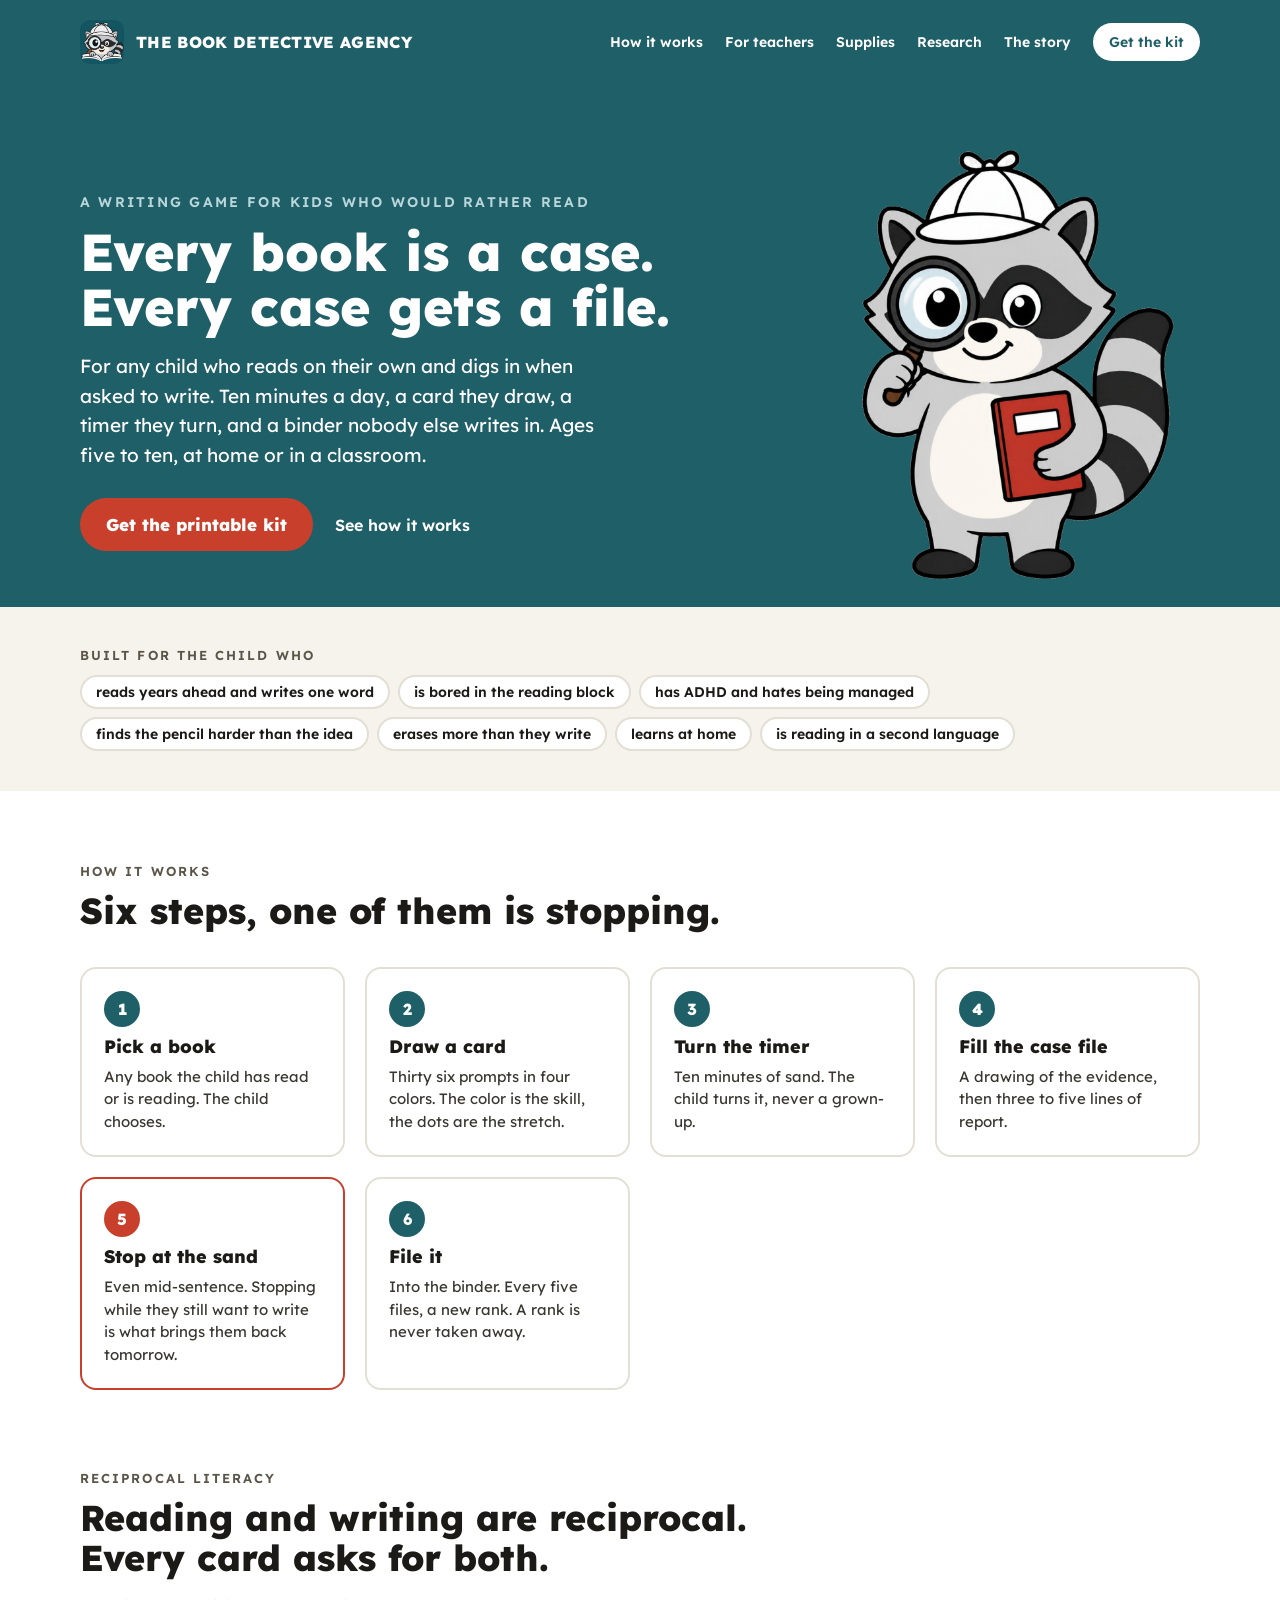
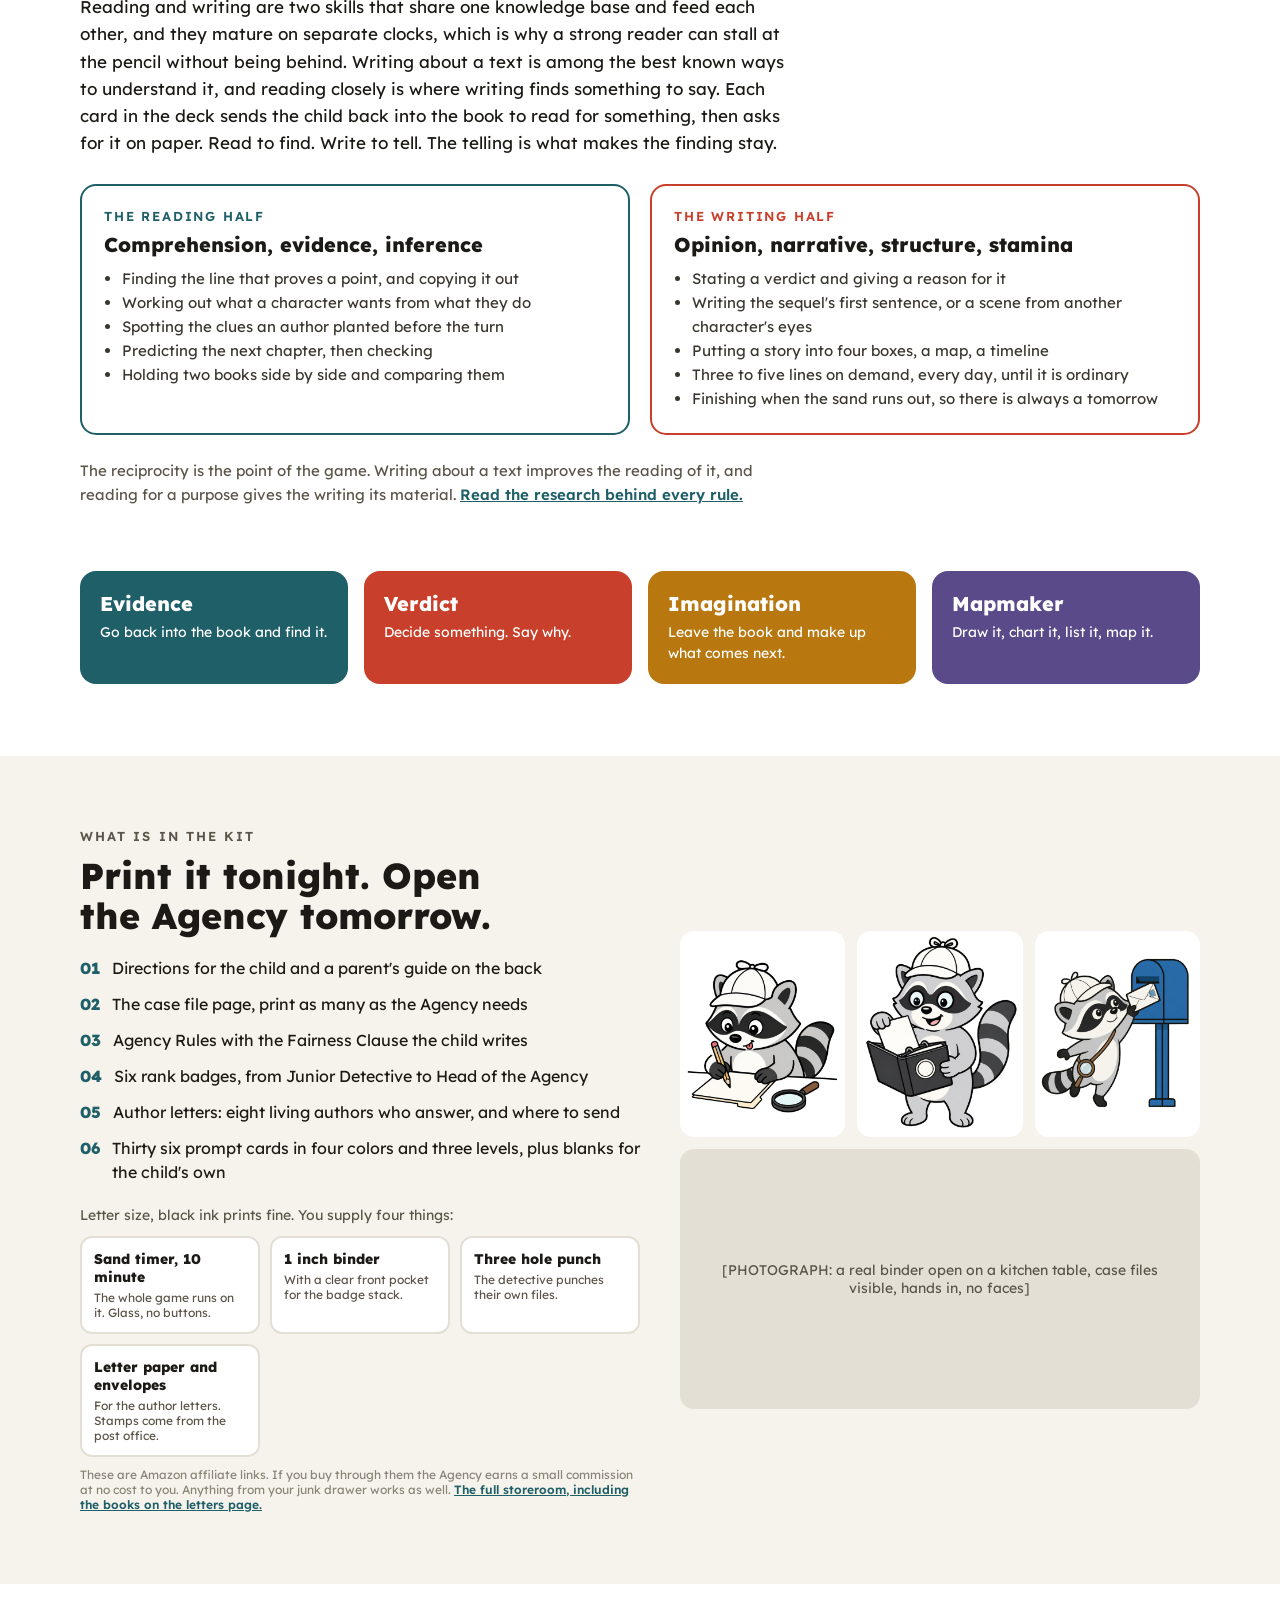
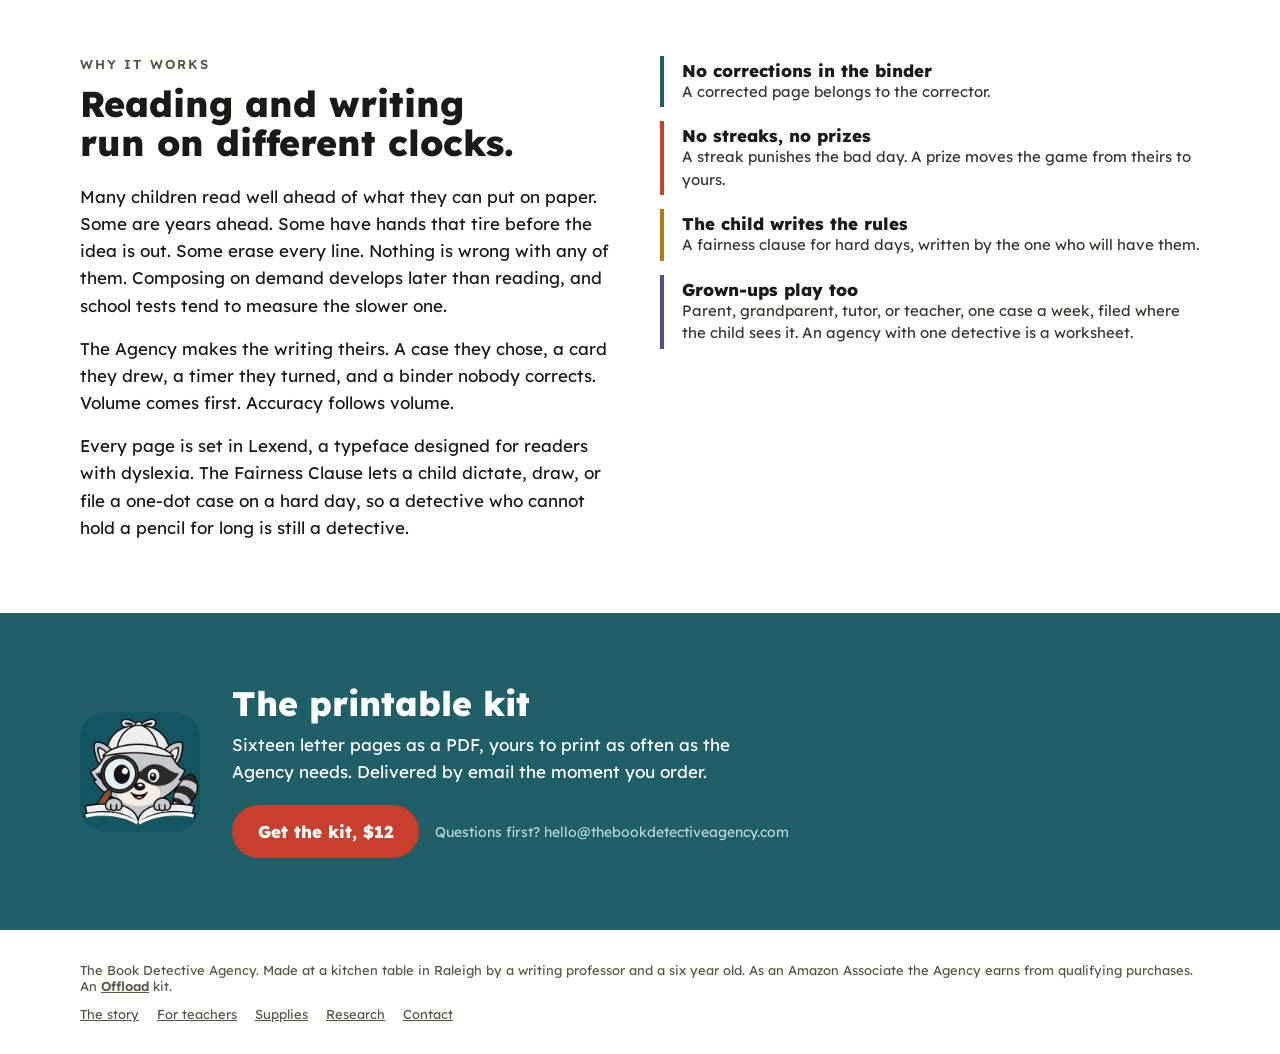
<file: index.html>
<!doctype html>
<html lang="en">
<head>
<meta charset="utf-8">
<meta name="viewport" content="width=device-width, initial-scale=1">
<title>The Book Detective Agency, a reading and writing game for kids who would rather read</title>
<meta name="description" content="A printable reading and writing game for children ages 5 to 10 who read on their own and resist writing. Ten minutes a day, prompt cards in four skill colors, a timer, and a binder nobody corrects. For gifted readers, reluctant writers, ADHD, dysgraphia, homeschool, and classrooms.">
<meta name="keywords" content="reading game for kids, writing game for kids, reluctant writer, advanced reader, gifted reader, reading comprehension game, writing prompts for kids, ADHD writing, dysgraphia, homeschool writing curriculum, early fluent reader, writing stamina, reading response journal, printable literacy kit">
<link rel="canonical" href="https://thebookdetectiveagency.com/">
<meta property="og:title" content="The Book Detective Agency">
<meta property="og:description" content="A reading and writing game for kids who would rather read. Every book is a case. Every case gets a file.">
<meta property="og:type" content="product">
<meta property="og:url" content="https://thebookdetectiveagency.com/">
<meta property="og:image" content="https://thebookdetectiveagency.com/assets/og-image.png">
<meta name="twitter:card" content="summary_large_image">
<link rel="icon" type="image/png" href="assets/icon-teal.png">
<link rel="apple-touch-icon" href="assets/icon-teal.png">
<link rel="preconnect" href="https://fonts.googleapis.com">
<link rel="preconnect" href="https://fonts.gstatic.com" crossorigin>
<link rel="stylesheet" href="https://fonts.googleapis.com/css2?family=Lexend:wght@400;500;600;800&display=swap">
<link rel="stylesheet" href="styles.css">
<script type="application/ld+json">
{
  "@context": "https://schema.org",
  "@type": "Product",
  "name": "The Book Detective Agency printable kit",
  "description": "A printable reading and writing game for children ages 5 to 10. Sixteen letter pages: directions, parent guide, case file, agency rules, rank badges, author letters, and 36 prompt cards in four skill colors.",
  "image": "https://thebookdetectiveagency.com/assets/agent-standing.png",
  "brand": {"@type": "Brand", "name": "The Book Detective Agency"},
  "audience": {"@type": "PeopleAudience", "suggestedMinAge": 5, "suggestedMaxAge": 10},
  "offers": {"@type": "Offer", "price": "12.00", "priceCurrency": "USD", "availability": "https://schema.org/InStock", "url": "https://thebookdetectiveagency.com/#buy"}
}
</script>
<script type="application/ld+json">
{
  "@context": "https://schema.org",
  "@type": "FAQPage",
  "mainEntity": [
    {"@type": "Question", "name": "What ages is the Book Detective Agency for?", "acceptedAnswer": {"@type": "Answer", "text": "Ages five to ten, for any child who reads on their own and resists writing. Cards come in three levels so a six year old and a nine year old play the same deck."}},
    {"@type": "Question", "name": "Does it teach reading or writing?", "acceptedAnswer": {"@type": "Answer", "text": "Both. Reading and writing are reciprocal. They share a knowledge base, each one strengthens the other, and they mature on different clocks. Every card sends the child back into the book to read for something, then asks for it on paper, which is what makes the reading stay."}},
    {"@type": "Question", "name": "What do I need besides the kit?", "acceptedAnswer": {"@type": "Answer", "text": "A printer, a one inch binder, a ten minute sand timer, a three hole punch, and stamps for the author letters."}},
    {"@type": "Question", "name": "Is it a worksheet?", "acceptedAnswer": {"@type": "Answer", "text": "No. There are no corrections, no streaks, no prizes, and the child writes the rules for hard days. Rank depends only on the number of case files in the binder."}}
  ]
}
</script>
</head>
<body>
<div style="width: 100%; font-family: 'Lexend', system-ui, sans-serif; color: #1C1A16; background: #FFFFFF">

  <header style="background: #1F5F68; color: #FFFFFF">
    <div style="max-width: 1120px; margin: 0 auto; padding: 20px 24px; display: flex; justify-content: space-between; align-items: center; gap: 16px; flex-wrap: wrap">
      <a href="#top" style="display: flex; align-items: center; gap: 12px; color: #FFFFFF; text-decoration: none">
        <img src="assets/icon-teal.png" alt="" style="width: 44px; height: 44px; border-radius: 10px">
        <span style="font-size: 16px; font-weight: 800; letter-spacing: 0.02em">THE BOOK DETECTIVE AGENCY</span>
      </a>
      <nav style="display: flex; gap: 22px; flex-wrap: wrap; font-size: 14px; font-weight: 600; align-items: center">
        <a href="#how" style="color: #FFFFFF; text-decoration: none">How it works</a>
        <a href="teachers.html" style="color: #FFFFFF; text-decoration: none">For teachers</a>
        <a href="supplies.html" style="color: #FFFFFF; text-decoration: none">Supplies</a>
        <a href="research.html" style="color: #FFFFFF; text-decoration: none">Research</a>
        <a href="story.html" style="color: #FFFFFF; text-decoration: none">The story</a>
        <a href="#buy" style="color: #1F5F68; background: #FFFFFF; text-decoration: none; padding: 10px 16px; border-radius: 999px">Get the kit</a>
      </nav>
    </div>
  </header>

  <section id="top" style="background: #1F5F68; color: #FFFFFF">
    <div style="max-width: 1120px; margin: 0 auto; padding: 48px 24px 0; display: flex; flex-wrap: wrap; align-items: flex-end; gap: 32px">
      <div style="flex: 1 1 480px; padding-bottom: 56px">
        <div style="font-size: 14px; font-weight: 600; letter-spacing: 0.16em; color: #B9D6DA; margin-bottom: 14px">A WRITING GAME FOR KIDS WHO WOULD RATHER READ</div>
        <h1 style="margin: 0 0 18px; font-size: 52px; line-height: 1.05; font-weight: 800; text-wrap: balance">Every book is a case.<br>Every case gets a file.</h1>
        <p style="margin: 0 0 28px; font-size: 19px; line-height: 1.55; max-width: 540px; text-wrap: pretty">For any child who reads on their own and digs in when asked to write. Ten minutes a day, a card they draw, a timer they turn, and a binder nobody else writes in. Ages five to ten, at home or in a classroom.</p>
        <div style="display: flex; gap: 14px; flex-wrap: wrap; align-items: center">
          <a href="#buy" style="background: #C8402B; color: #FFFFFF; text-decoration: none; font-weight: 800; font-size: 17px; padding: 16px 26px; border-radius: 999px">Get the printable kit</a>
          <a href="#how" style="color: #FFFFFF; text-decoration: none; font-weight: 600; font-size: 16px; padding: 16px 8px">See how it works</a>
        </div>
      </div>
      <div style="flex: 0 1 380px; display: flex; justify-content: center">
        <img src="assets/agent-standing.png" alt="The Agent, a raccoon detective in a deerstalker holding a magnifying lens to one eye with a red case file under the other arm" style="width: 100%; max-width: 380px; height: auto; display: block">
      </div>
    </div>
  </section>

  <section style="background: #F6F3EC">
    <div style="max-width: 1120px; margin: 0 auto; padding: 40px 24px; display: flex; flex-wrap: wrap; gap: 12px 28px; align-items: baseline">
      <div style="font-size: 13px; font-weight: 600; letter-spacing: 0.16em; color: #5A5548">BUILT FOR THE CHILD WHO</div>
      <div style="display: flex; flex-wrap: wrap; gap: 8px">
        <span data-tag="advanced-reader gifted-reader early-fluent-reader" style="background: #FFFFFF; border: 2px solid #E4DFD5; border-radius: 999px; padding: 6px 14px; font-size: 14px; font-weight: 600">reads years ahead and writes one word</span>
        <span data-tag="bored-at-school enrichment" style="background: #FFFFFF; border: 2px solid #E4DFD5; border-radius: 999px; padding: 6px 14px; font-size: 14px; font-weight: 600">is bored in the reading block</span>
        <span data-tag="adhd executive-function" style="background: #FFFFFF; border: 2px solid #E4DFD5; border-radius: 999px; padding: 6px 14px; font-size: 14px; font-weight: 600">has ADHD and hates being managed</span>
        <span data-tag="dysgraphia handwriting fine-motor" style="background: #FFFFFF; border: 2px solid #E4DFD5; border-radius: 999px; padding: 6px 14px; font-size: 14px; font-weight: 600">finds the pencil harder than the idea</span>
        <span data-tag="perfectionism reluctant-writer" style="background: #FFFFFF; border: 2px solid #E4DFD5; border-radius: 999px; padding: 6px 14px; font-size: 14px; font-weight: 600">erases more than they write</span>
        <span data-tag="homeschool" style="background: #FFFFFF; border: 2px solid #E4DFD5; border-radius: 999px; padding: 6px 14px; font-size: 14px; font-weight: 600">learns at home</span>
        <span data-tag="english-language-learner multilingual" style="background: #FFFFFF; border: 2px solid #E4DFD5; border-radius: 999px; padding: 6px 14px; font-size: 14px; font-weight: 600">is reading in a second language</span>
      </div>
    </div>
  </section>

  <section id="how" style="max-width: 1120px; margin: 0 auto; padding: 72px 24px 24px">
    <div style="font-size: 13px; font-weight: 600; letter-spacing: 0.16em; color: #5A5548; margin-bottom: 12px">HOW IT WORKS</div>
    <h2 style="margin: 0 0 36px; font-size: 36px; line-height: 1.1; font-weight: 800; max-width: 640px; text-wrap: balance">Six steps, one of them is stopping.</h2>
    <div style="display: grid; grid-template-columns: repeat(auto-fit, minmax(260px, 1fr)); gap: 20px">
      <div style="border: 2px solid #E4DFD5; border-radius: 16px; padding: 22px; display: flex; flex-direction: column; gap: 8px"><div style="width: 36px; height: 36px; border-radius: 50%; background: #1F5F68; color: #FFFFFF; font-weight: 800; display: flex; align-items: center; justify-content: center">1</div><div style="font-size: 18px; font-weight: 800">Pick a book</div><div style="font-size: 15px; line-height: 1.5; color: #3A3730">Any book the child has read or is reading. The child chooses.</div></div>
      <div style="border: 2px solid #E4DFD5; border-radius: 16px; padding: 22px; display: flex; flex-direction: column; gap: 8px"><div style="width: 36px; height: 36px; border-radius: 50%; background: #1F5F68; color: #FFFFFF; font-weight: 800; display: flex; align-items: center; justify-content: center">2</div><div style="font-size: 18px; font-weight: 800">Draw a card</div><div style="font-size: 15px; line-height: 1.5; color: #3A3730">Thirty six prompts in four colors. The color is the skill, the dots are the stretch.</div></div>
      <div style="border: 2px solid #E4DFD5; border-radius: 16px; padding: 22px; display: flex; flex-direction: column; gap: 8px"><div style="width: 36px; height: 36px; border-radius: 50%; background: #1F5F68; color: #FFFFFF; font-weight: 800; display: flex; align-items: center; justify-content: center">3</div><div style="font-size: 18px; font-weight: 800">Turn the timer</div><div style="font-size: 15px; line-height: 1.5; color: #3A3730">Ten minutes of sand. The child turns it, never a grown-up.</div></div>
      <div style="border: 2px solid #E4DFD5; border-radius: 16px; padding: 22px; display: flex; flex-direction: column; gap: 8px"><div style="width: 36px; height: 36px; border-radius: 50%; background: #1F5F68; color: #FFFFFF; font-weight: 800; display: flex; align-items: center; justify-content: center">4</div><div style="font-size: 18px; font-weight: 800">Fill the case file</div><div style="font-size: 15px; line-height: 1.5; color: #3A3730">A drawing of the evidence, then three to five lines of report.</div></div>
      <div style="border: 2px solid #C8402B; border-radius: 16px; padding: 22px; display: flex; flex-direction: column; gap: 8px"><div style="width: 36px; height: 36px; border-radius: 50%; background: #C8402B; color: #FFFFFF; font-weight: 800; display: flex; align-items: center; justify-content: center">5</div><div style="font-size: 18px; font-weight: 800">Stop at the sand</div><div style="font-size: 15px; line-height: 1.5; color: #3A3730">Even mid-sentence. Stopping while they still want to write is what brings them back tomorrow.</div></div>
      <div style="border: 2px solid #E4DFD5; border-radius: 16px; padding: 22px; display: flex; flex-direction: column; gap: 8px"><div style="width: 36px; height: 36px; border-radius: 50%; background: #1F5F68; color: #FFFFFF; font-weight: 800; display: flex; align-items: center; justify-content: center">6</div><div style="font-size: 18px; font-weight: 800">File it</div><div style="font-size: 15px; line-height: 1.5; color: #3A3730">Into the binder. Every five files, a new rank. A rank is never taken away.</div></div>
    </div>
  </section>

  <section id="two-skills" style="max-width: 1120px; margin: 0 auto; padding: 56px 24px 24px" data-topic="reading-writing-connection">
    <div style="font-size: 13px; font-weight: 600; letter-spacing: 0.16em; color: #5A5548; margin-bottom: 12px">RECIPROCAL LITERACY</div>
    <h2 style="margin: 0 0 16px; font-size: 36px; line-height: 1.1; font-weight: 800; max-width: 720px; text-wrap: balance">Reading and writing are reciprocal. Every card asks for both.</h2>
    <p style="margin: 0 0 28px; font-size: 17px; line-height: 1.6; max-width: 720px; text-wrap: pretty">Reading and writing are two skills that share one knowledge base and feed each other, and they mature on separate clocks, which is why a strong reader can stall at the pencil without being behind. Writing about a text is among the best known ways to understand it, and reading closely is where writing finds something to say. Each card in the deck sends the child back into the book to read for something, then asks for it on paper. Read to find. Write to tell. The telling is what makes the finding stay.</p>
    <div style="display: grid; grid-template-columns: repeat(auto-fit, minmax(300px, 1fr)); gap: 20px">
      <div style="border: 2px solid #1F5F68; border-radius: 16px; padding: 22px" data-skill="reading">
        <div style="font-size: 13px; font-weight: 600; letter-spacing: 0.14em; color: #1F5F68; margin-bottom: 8px">THE READING HALF</div>
        <div style="font-size: 20px; font-weight: 800; margin-bottom: 10px">Comprehension, evidence, inference</div>
        <ul style="margin: 0; padding-left: 18px; font-size: 15px; line-height: 1.6; color: #3A3730">
          <li>Finding the line that proves a point, and copying it out</li>
          <li>Working out what a character wants from what they do</li>
          <li>Spotting the clues an author planted before the turn</li>
          <li>Predicting the next chapter, then checking</li>
          <li>Holding two books side by side and comparing them</li>
        </ul>
      </div>
      <div style="border: 2px solid #C8402B; border-radius: 16px; padding: 22px" data-skill="writing">
        <div style="font-size: 13px; font-weight: 600; letter-spacing: 0.14em; color: #C8402B; margin-bottom: 8px">THE WRITING HALF</div>
        <div style="font-size: 20px; font-weight: 800; margin-bottom: 10px">Opinion, narrative, structure, stamina</div>
        <ul style="margin: 0; padding-left: 18px; font-size: 15px; line-height: 1.6; color: #3A3730">
          <li>Stating a verdict and giving a reason for it</li>
          <li>Writing the sequel's first sentence, or a scene from another character's eyes</li>
          <li>Putting a story into four boxes, a map, a timeline</li>
          <li>Three to five lines on demand, every day, until it is ordinary</li>
          <li>Finishing when the sand runs out, so there is always a tomorrow</li>
        </ul>
      </div>
    </div>
    <p style="margin: 24px 0 0; font-size: 15px; line-height: 1.6; color: #5A5548; max-width: 720px">The reciprocity is the point of the game. Writing about a text improves the reading of it, and reading for a purpose gives the writing its material. <a href="research.html" style="color: #1F5F68; font-weight: 600">Read the research behind every rule.</a></p>
  </section>

  <section style="max-width: 1120px; margin: 0 auto; padding: 40px 24px 72px">
    <div style="display: grid; grid-template-columns: repeat(auto-fit, minmax(220px, 1fr)); gap: 16px">
      <div style="background: #1F5F68; color: #FFFFFF; border-radius: 16px; padding: 20px"><div style="font-size: 20px; font-weight: 800; margin-bottom: 6px">Evidence</div><div style="font-size: 14px; line-height: 1.5">Go back into the book and find it.</div></div>
      <div style="background: #C8402B; color: #FFFFFF; border-radius: 16px; padding: 20px"><div style="font-size: 20px; font-weight: 800; margin-bottom: 6px">Verdict</div><div style="font-size: 14px; line-height: 1.5">Decide something. Say why.</div></div>
      <div style="background: #B8780F; color: #FFFFFF; border-radius: 16px; padding: 20px"><div style="font-size: 20px; font-weight: 800; margin-bottom: 6px">Imagination</div><div style="font-size: 14px; line-height: 1.5">Leave the book and make up what comes next.</div></div>
      <div style="background: #5B4A8A; color: #FFFFFF; border-radius: 16px; padding: 20px"><div style="font-size: 20px; font-weight: 800; margin-bottom: 6px">Mapmaker</div><div style="font-size: 14px; line-height: 1.5">Draw it, chart it, list it, map it.</div></div>
    </div>
  </section>

  <section id="kit" style="background: #F6F3EC">
    <div style="max-width: 1120px; margin: 0 auto; padding: 72px 24px; display: flex; flex-wrap: wrap; gap: 40px; align-items: center">
      <div style="flex: 1 1 420px">
        <div style="font-size: 13px; font-weight: 600; letter-spacing: 0.16em; color: #5A5548; margin-bottom: 12px">WHAT IS IN THE KIT</div>
        <h2 style="margin: 0 0 20px; font-size: 36px; line-height: 1.1; font-weight: 800; text-wrap: balance">Print it tonight. Open the Agency tomorrow.</h2>
        <ul style="margin: 0; padding: 0; list-style: none; display: flex; flex-direction: column; gap: 12px; font-size: 16px; line-height: 1.5">
          <li style="display: flex; gap: 12px"><span style="color: #1F5F68; font-weight: 800">01</span><span>Directions for the child and a parent's guide on the back</span></li>
          <li style="display: flex; gap: 12px"><span style="color: #1F5F68; font-weight: 800">02</span><span>The case file page, print as many as the Agency needs</span></li>
          <li style="display: flex; gap: 12px"><span style="color: #1F5F68; font-weight: 800">03</span><span>Agency Rules with the Fairness Clause the child writes</span></li>
          <li style="display: flex; gap: 12px"><span style="color: #1F5F68; font-weight: 800">04</span><span>Six rank badges, from Junior Detective to Head of the Agency</span></li>
          <li style="display: flex; gap: 12px"><span style="color: #1F5F68; font-weight: 800">05</span><span>Author letters: eight living authors who answer, and where to send</span></li>
          <li style="display: flex; gap: 12px"><span style="color: #1F5F68; font-weight: 800">06</span><span>Thirty six prompt cards in four colors and three levels, plus blanks for the child's own</span></li>
        </ul>
        <div style="margin-top: 22px; font-size: 14px; color: #5A5548">Letter size, black ink prints fine. You supply four things:</div>
        <div style="margin-top: 12px; display: grid; grid-template-columns: repeat(auto-fit, minmax(150px, 1fr)); gap: 10px">
          <a href="https://www.amazon.com/dp/B00V5ZITES?tag=[YOUR-TAG]" style="display: flex; flex-direction: column; gap: 4px; background: #FFFFFF; border: 2px solid #E4DFD5; border-radius: 12px; padding: 12px; text-decoration: none; color: #1C1A16"><span style="font-weight: 800; font-size: 14px">Sand timer, 10 minute</span><span style="font-size: 12px; color: #5A5548">The whole game runs on it. Glass, no buttons.</span></a>
          <a href="https://www.amazon.com/dp/B00C31AG9Y?tag=[YOUR-TAG]" style="display: flex; flex-direction: column; gap: 4px; background: #FFFFFF; border: 2px solid #E4DFD5; border-radius: 12px; padding: 12px; text-decoration: none; color: #1C1A16"><span style="font-weight: 800; font-size: 14px">1 inch binder</span><span style="font-size: 12px; color: #5A5548">With a clear front pocket for the badge stack.</span></a>
          <a href="https://www.amazon.com/dp/B01GIJLSGG?tag=[YOUR-TAG]" style="display: flex; flex-direction: column; gap: 4px; background: #FFFFFF; border: 2px solid #E4DFD5; border-radius: 12px; padding: 12px; text-decoration: none; color: #1C1A16"><span style="font-weight: 800; font-size: 14px">Three hole punch</span><span style="font-size: 12px; color: #5A5548">The detective punches their own files.</span></a>
          <a href="https://www.amazon.com/dp/B088KBP4TQ?tag=[YOUR-TAG]" style="display: flex; flex-direction: column; gap: 4px; background: #FFFFFF; border: 2px solid #E4DFD5; border-radius: 12px; padding: 12px; text-decoration: none; color: #1C1A16"><span style="font-weight: 800; font-size: 14px">Letter paper and envelopes</span><span style="font-size: 12px; color: #5A5548">For the author letters. Stamps come from the post office.</span></a>
        </div>
        <div style="margin-top: 10px; font-size: 12px; color: #8A8477">These are Amazon affiliate links. If you buy through them the Agency earns a small commission at no cost to you. Anything from your junk drawer works as well. <a href="supplies.html" style="color: #1F5F68; font-weight: 600">The full storeroom, including the books on the letters page.</a></div>
      </div>
      <div style="flex: 1 1 380px; display: grid; grid-template-columns: repeat(3, minmax(0, 1fr)); gap: 12px">
        <img src="assets/agent-writing.png" alt="The Agent writing a case file" style="width: 100%; aspect-ratio: 4 / 5; object-fit: contain; background: #FFFFFF; border-radius: 14px">
        <img src="assets/agent-filing.png" alt="The Agent filing a page into a binder" style="width: 100%; aspect-ratio: 4 / 5; object-fit: contain; background: #FFFFFF; border-radius: 14px">
        <img src="assets/agent-mailing.png" alt="The Agent mailing a letter" style="width: 100%; aspect-ratio: 4 / 5; object-fit: contain; background: #FFFFFF; border-radius: 14px">
        <div style="grid-column: span 3; border-radius: 14px; background: #E4DFD5; min-height: 220px; display: flex; align-items: center; justify-content: center; color: #5A5548; font-size: 14px; text-align: center; padding: 20px">[PHOTOGRAPH: a real binder open on a kitchen table, case files visible, hands in, no faces]</div>
      </div>
    </div>
  </section>

  <section id="why" style="max-width: 1120px; margin: 0 auto; padding: 72px 24px">
    <div style="display: flex; flex-wrap: wrap; gap: 40px">
      <div style="flex: 1 1 380px">
        <div style="font-size: 13px; font-weight: 600; letter-spacing: 0.16em; color: #5A5548; margin-bottom: 12px">WHY IT WORKS</div>
        <h2 style="margin: 0 0 20px; font-size: 36px; line-height: 1.1; font-weight: 800; text-wrap: balance">Reading and writing run on different clocks.</h2>
        <p style="margin: 0 0 16px; font-size: 17px; line-height: 1.6; text-wrap: pretty">Many children read well ahead of what they can put on paper. Some are years ahead. Some have hands that tire before the idea is out. Some erase every line. Nothing is wrong with any of them. Composing on demand develops later than reading, and school tests tend to measure the slower one.</p>
        <p style="margin: 0 0 16px; font-size: 17px; line-height: 1.6; text-wrap: pretty">The Agency makes the writing theirs. A case they chose, a card they drew, a timer they turned, and a binder nobody corrects. Volume comes first. Accuracy follows volume.</p>
        <p style="margin: 0; font-size: 17px; line-height: 1.6; text-wrap: pretty">Every page is set in Lexend, a typeface designed for readers with dyslexia. The Fairness Clause lets a child dictate, draw, or file a one-dot case on a hard day, so a detective who cannot hold a pencil for long is still a detective.</p>
      </div>
      <div style="flex: 1 1 380px; display: flex; flex-direction: column; gap: 14px">
        <div style="border-left: 4px solid #1F5F68; padding: 4px 0 4px 18px"><div style="font-weight: 800; font-size: 17px">No corrections in the binder</div><div style="font-size: 15px; line-height: 1.5; color: #3A3730">A corrected page belongs to the corrector.</div></div>
        <div style="border-left: 4px solid #C8402B; padding: 4px 0 4px 18px"><div style="font-weight: 800; font-size: 17px">No streaks, no prizes</div><div style="font-size: 15px; line-height: 1.5; color: #3A3730">A streak punishes the bad day. A prize moves the game from theirs to yours.</div></div>
        <div style="border-left: 4px solid #B8780F; padding: 4px 0 4px 18px"><div style="font-weight: 800; font-size: 17px">The child writes the rules</div><div style="font-size: 15px; line-height: 1.5; color: #3A3730">A fairness clause for hard days, written by the one who will have them.</div></div>
        <div style="border-left: 4px solid #5B4A8A; padding: 4px 0 4px 18px"><div style="font-weight: 800; font-size: 17px">Grown-ups play too</div><div style="font-size: 15px; line-height: 1.5; color: #3A3730">Parent, grandparent, tutor, or teacher, one case a week, filed where the child sees it. An agency with one detective is a worksheet.</div></div>
      </div>
    </div>
  </section>

  <section id="buy" style="background: #1F5F68; color: #FFFFFF">
    <div style="max-width: 1120px; margin: 0 auto; padding: 72px 24px; display: flex; flex-wrap: wrap; gap: 32px; align-items: center">
      <img src="assets/icon-teal.png" alt="" style="width: 120px; height: 120px; border-radius: 26px; flex-shrink: 0">
      <div style="flex: 1 1 400px">
        <h2 style="margin: 0 0 10px; font-size: 34px; line-height: 1.1; font-weight: 800">The printable kit</h2>
        <p style="margin: 0 0 20px; font-size: 17px; line-height: 1.55; max-width: 560px">Sixteen letter pages as a PDF, yours to print as often as the Agency needs. Delivered by email the moment you order.</p>
        <div style="display: flex; gap: 16px; align-items: center; flex-wrap: wrap">
          <a href="https://YOUR-STORE.lemonsqueezy.com/checkout/buy/PRODUCT-ID" style="background: #C8402B; color: #FFFFFF; text-decoration: none; font-weight: 800; font-size: 17px; padding: 16px 26px; border-radius: 999px">Get the kit, $12</a>
          <span style="font-size: 14px; color: #B9D6DA">Questions first? hello@thebookdetectiveagency.com</span>
        </div>
      </div>
    </div>
  </section>

  <footer style="max-width: 1120px; margin: 0 auto; padding: 32px 24px; display: flex; justify-content: space-between; flex-wrap: wrap; gap: 12px; font-size: 13px; color: #5A5548">
    <div>The Book Detective Agency. Made at a kitchen table in Raleigh by a writing professor and a six year old. As an Amazon Associate the Agency earns from qualifying purchases. An <a href="https://the-offload.com" style="color: #5A5548; font-weight: 600">Offload</a> kit.</div>
    <div style="display: flex; gap: 18px; flex-wrap: wrap"><a href="story.html" style="color: #5A5548">The story</a><a href="teachers.html" style="color: #5A5548">For teachers</a><a href="supplies.html" style="color: #5A5548">Supplies</a><a href="research.html" style="color: #5A5548">Research</a><a href="mailto:hello@thebookdetectiveagency.com" style="color: #5A5548">Contact</a></div>
  </footer>

</div>
</body>
</html>
</file>
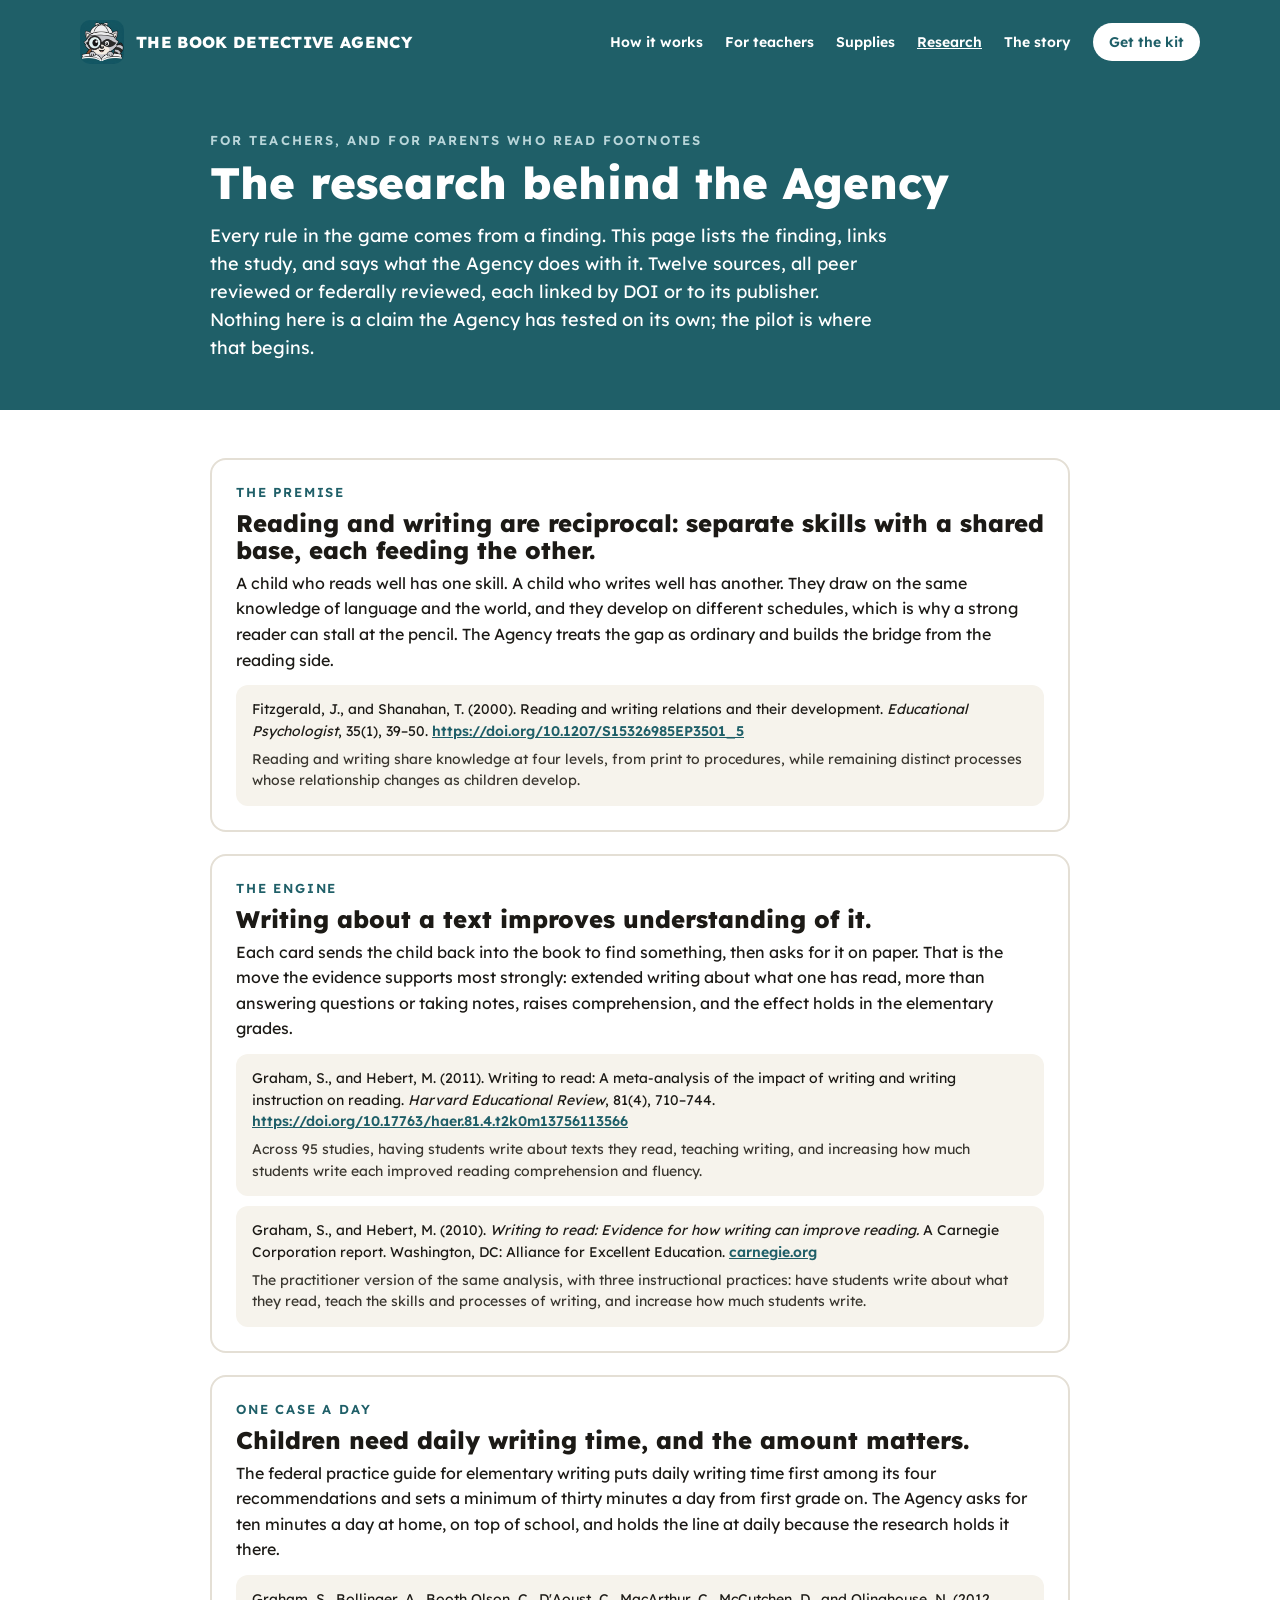
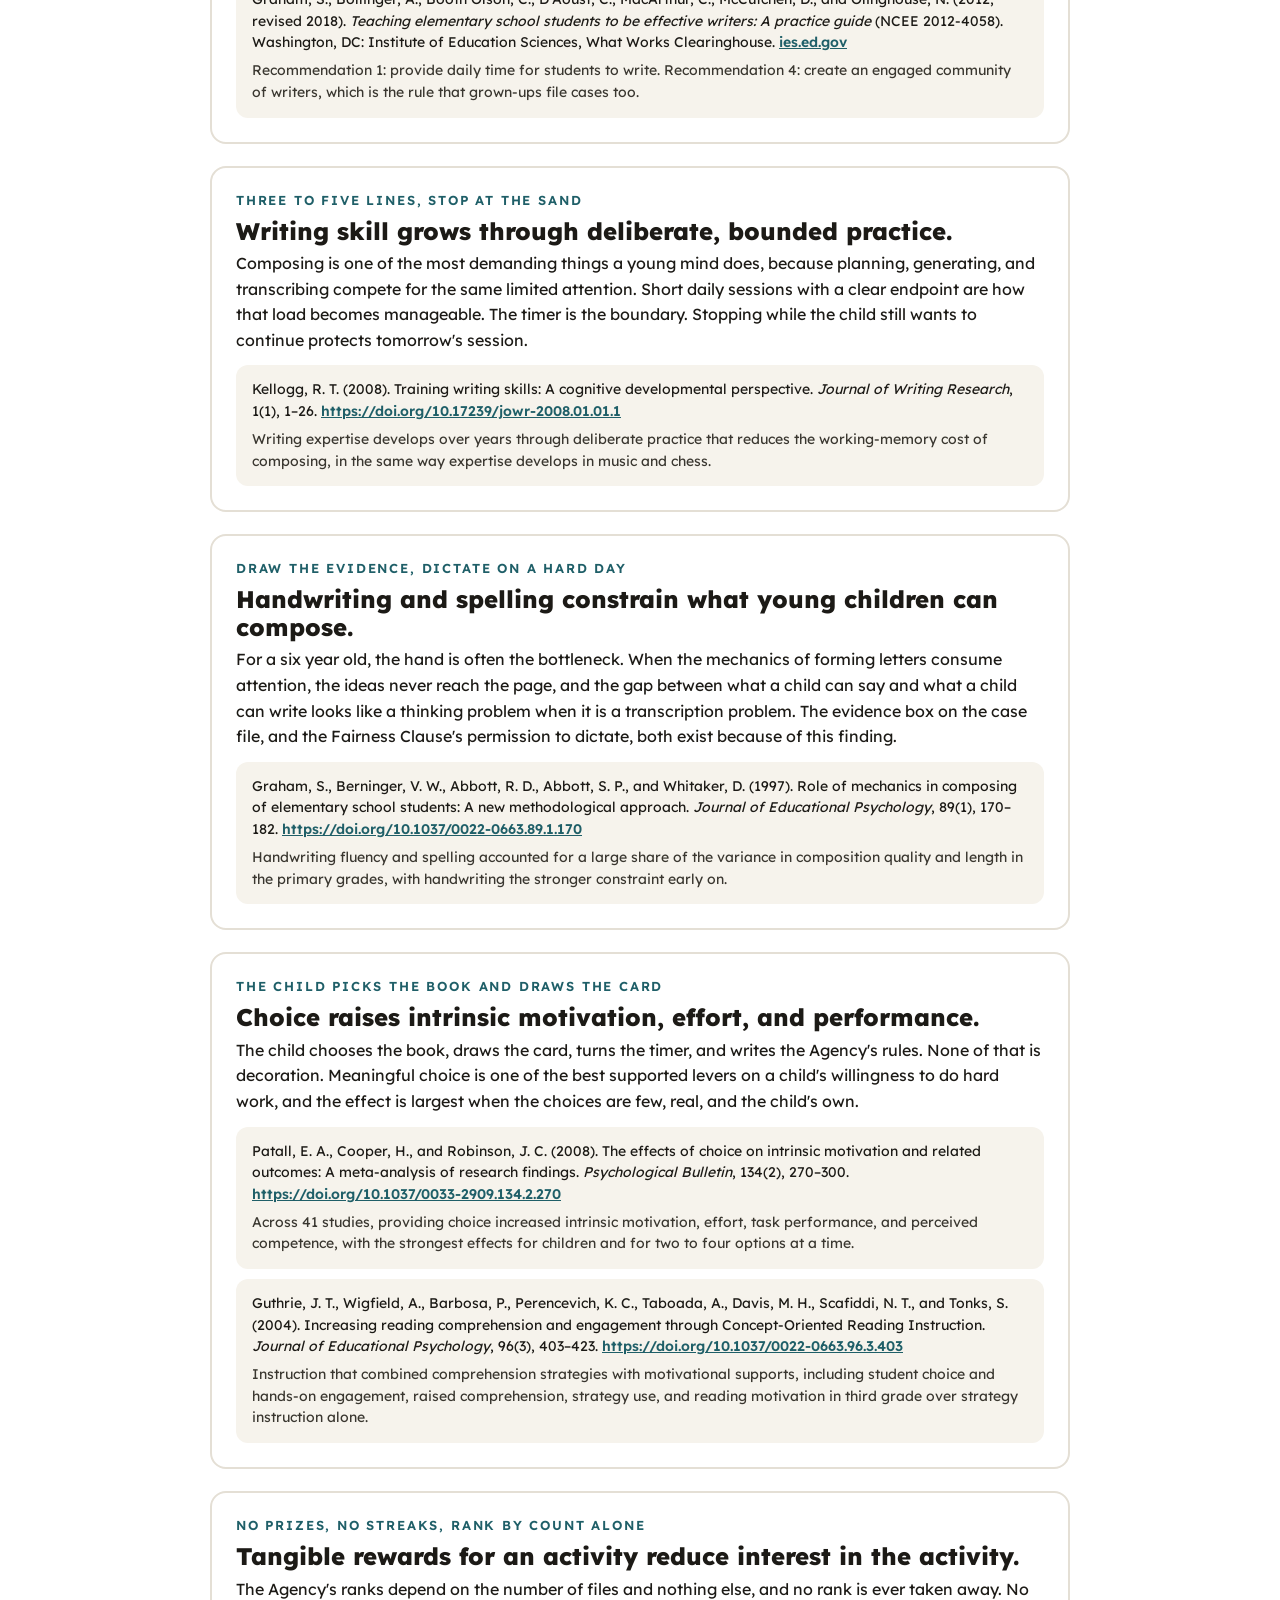
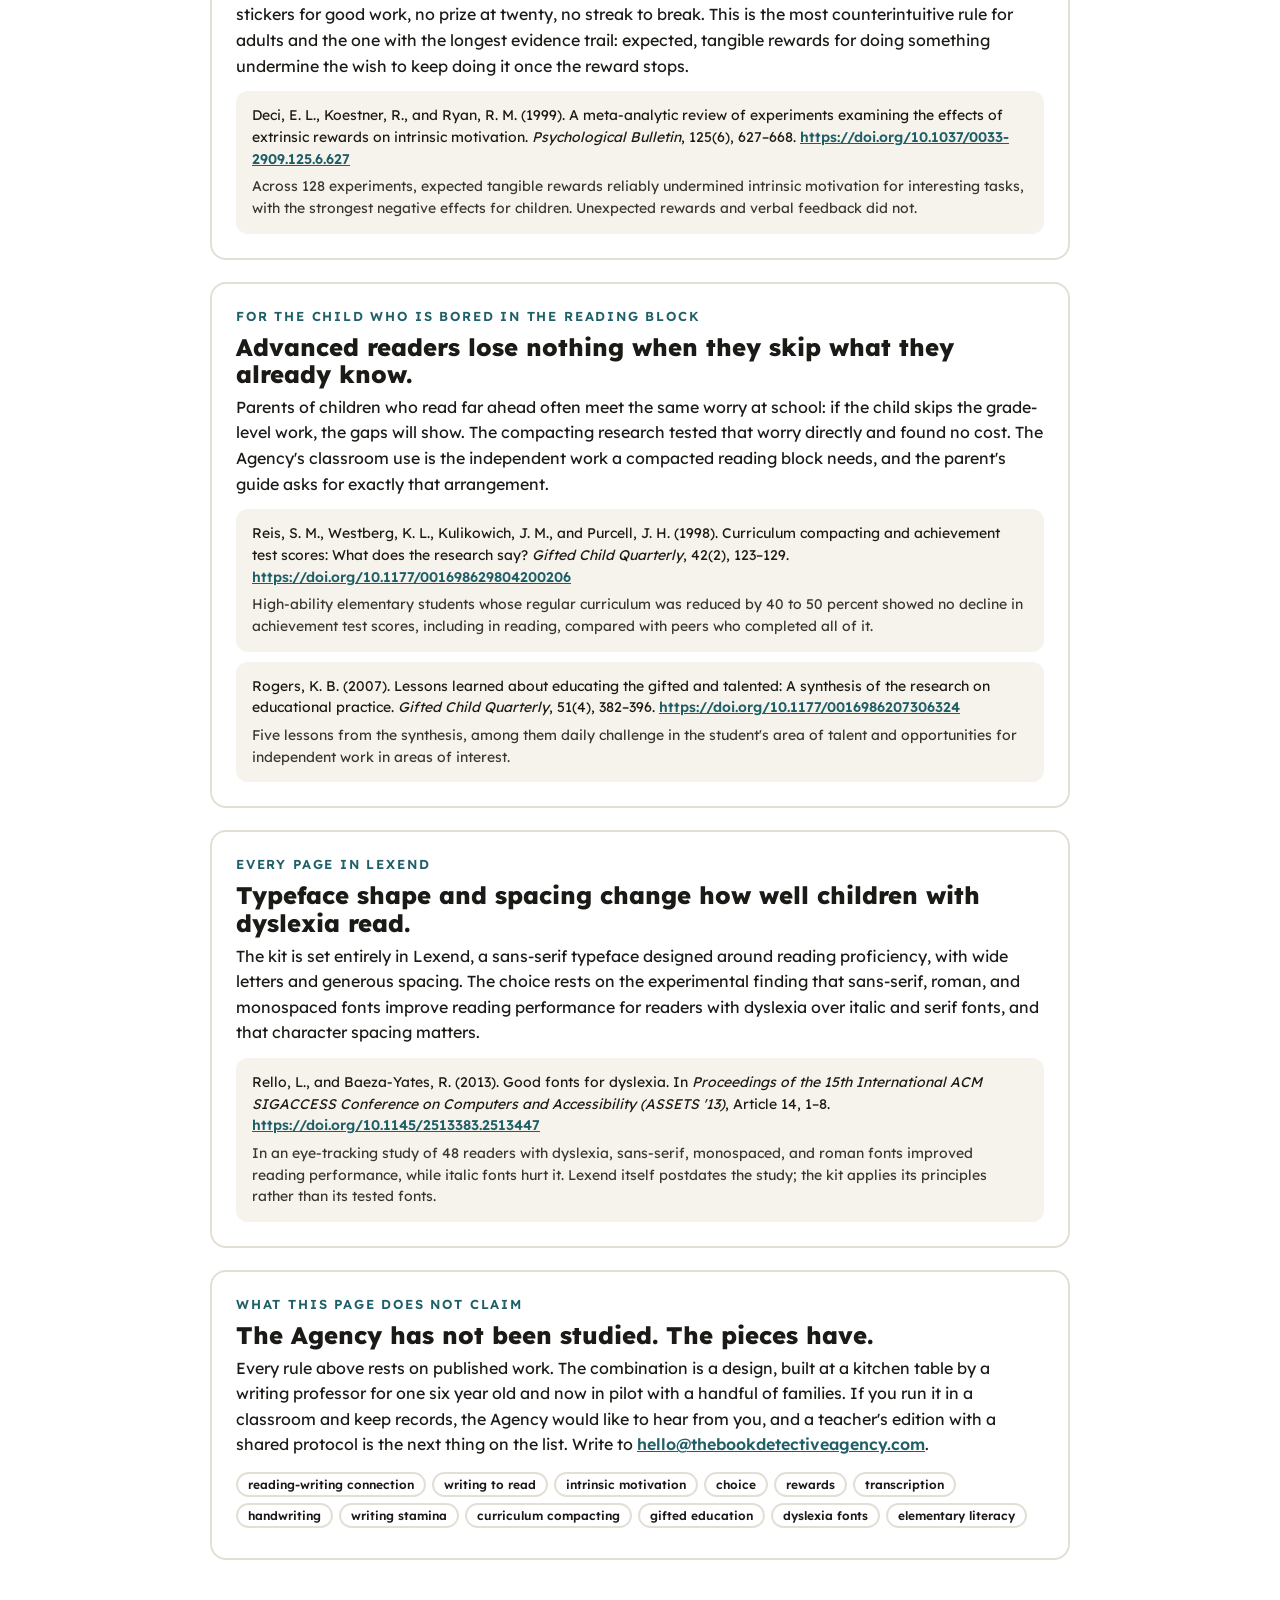
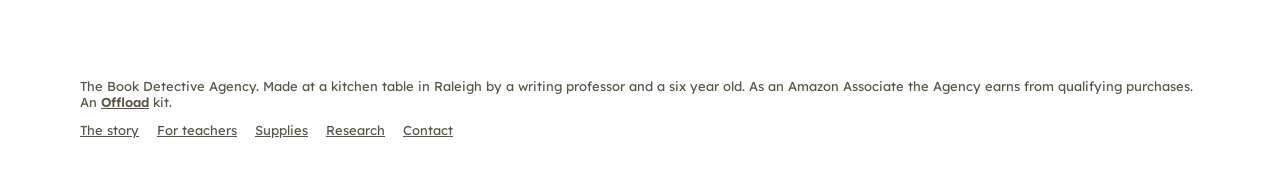
<file: research.html>
<!doctype html>
<html lang="en">
<head>
<meta charset="utf-8">
<meta name="viewport" content="width=device-width, initial-scale=1">
<title>The research behind the Agency, The Book Detective Agency</title>
<meta name="description" content="The peer reviewed research behind The Book Detective Agency: reading-writing relations, writing to read, choice and intrinsic motivation, rewards, transcription and composing, daily writing time, curriculum compacting, and fonts for dyslexia. Every citation linked by DOI.">
<link rel="canonical" href="https://thebookdetectiveagency.com/research.html">
<meta property="og:title" content="The research behind the Agency">
<meta property="og:description" content="Twelve studies, each linked, each mapped to a rule of the game.">
<meta property="og:url" content="https://thebookdetectiveagency.com/research.html">
<meta property="og:image" content="https://thebookdetectiveagency.com/assets/og-image.png">
<link rel="icon" type="image/png" href="assets/icon-teal.png">
<link rel="preconnect" href="https://fonts.googleapis.com">
<link rel="preconnect" href="https://fonts.gstatic.com" crossorigin>
<link rel="stylesheet" href="https://fonts.googleapis.com/css2?family=Lexend:wght@400;500;600;800&display=swap">
<link rel="stylesheet" href="styles.css">
<style>
.wrap{max-width:860px;margin:0 auto;padding:0 24px}
.claim{border:2px solid var(--rule);border-radius:16px;padding:24px;margin:0 0 22px}
.claim h2{margin:0 0 6px;font-size:24px;line-height:1.15;font-weight:800}
.claim .rule{font-size:13px;font-weight:600;letter-spacing:.14em;color:var(--teal);margin-bottom:10px}
.claim p{margin:0 0 12px;font-size:16px;line-height:1.6}
.cite{background:var(--cream);border-radius:12px;padding:14px 16px;font-size:14px;line-height:1.55;margin:10px 0 0}
.cite a{color:var(--teal);font-weight:600;word-break:break-word}
.cite .finding{display:block;margin-top:6px;color:#3A3730}
.tag{display:inline-block;background:#FFFFFF;border:2px solid var(--rule);border-radius:999px;padding:3px 10px;font-size:12px;font-weight:600;margin:0 6px 6px 0}
</style>
</head>
<body>

  <header style="background: #1F5F68; color: #FFFFFF">
    <div style="max-width: 1120px; margin: 0 auto; padding: 20px 24px; display: flex; justify-content: space-between; align-items: center; gap: 16px; flex-wrap: wrap">
      <a href="index.html" style="display: flex; align-items: center; gap: 12px; color: #FFFFFF; text-decoration: none">
        <img src="assets/icon-teal.png" alt="" style="width: 44px; height: 44px; border-radius: 10px">
        <span style="font-size: 16px; font-weight: 800; letter-spacing: 0.02em">THE BOOK DETECTIVE AGENCY</span>
      </a>
      <nav style="display: flex; gap: 22px; flex-wrap: wrap; font-size: 14px; font-weight: 600; align-items: center">
        <a href="index.html#how" style="color: #FFFFFF; text-decoration: none">How it works</a>
        <a href="teachers.html" style="color: #FFFFFF; text-decoration: none">For teachers</a>
        <a href="supplies.html" style="color: #FFFFFF; text-decoration: none">Supplies</a>
        <a href="research.html" style="color: #FFFFFF; text-decoration: underline">Research</a>
        <a href="story.html" style="color: #FFFFFF; text-decoration: none">The story</a>
        <a href="index.html#buy" style="color: #1F5F68; background: #FFFFFF; text-decoration: none; padding: 10px 16px; border-radius: 999px">Get the kit</a>
      </nav>
    </div>
  </header>

  <section style="background: #1F5F68; color: #FFFFFF">
    <div class="wrap" style="padding-top: 48px; padding-bottom: 48px">
      <div style="font-size: 13px; font-weight: 600; letter-spacing: 0.16em; color: #B9D6DA; margin-bottom: 12px">FOR TEACHERS, AND FOR PARENTS WHO READ FOOTNOTES</div>
      <h1 style="margin: 0 0 16px; font-size: 44px; line-height: 1.05; font-weight: 800; text-wrap: balance">The research behind the Agency</h1>
      <p style="margin: 0; font-size: 18px; line-height: 1.55; max-width: 680px; text-wrap: pretty">Every rule in the game comes from a finding. This page lists the finding, links the study, and says what the Agency does with it. Twelve sources, all peer reviewed or federally reviewed, each linked by DOI or to its publisher. Nothing here is a claim the Agency has tested on its own; the pilot is where that begins.</p>
    </div>
  </section>

  <main class="wrap" style="padding-top: 48px; padding-bottom: 64px">

    <div class="claim" id="reading-writing">
      <div class="rule">THE PREMISE</div>
      <h2>Reading and writing are reciprocal: separate skills with a shared base, each feeding the other.</h2>
      <p>A child who reads well has one skill. A child who writes well has another. They draw on the same knowledge of language and the world, and they develop on different schedules, which is why a strong reader can stall at the pencil. The Agency treats the gap as ordinary and builds the bridge from the reading side.</p>
      <div class="cite">Fitzgerald, J., and Shanahan, T. (2000). Reading and writing relations and their development. <em>Educational Psychologist</em>, 35(1), 39–50. <a href="https://doi.org/10.1207/S15326985EP3501_5">https://doi.org/10.1207/S15326985EP3501_5</a><span class="finding">Reading and writing share knowledge at four levels, from print to procedures, while remaining distinct processes whose relationship changes as children develop.</span></div>
    </div>

    <div class="claim" id="writing-to-read">
      <div class="rule">THE ENGINE</div>
      <h2>Writing about a text improves understanding of it.</h2>
      <p>Each card sends the child back into the book to find something, then asks for it on paper. That is the move the evidence supports most strongly: extended writing about what one has read, more than answering questions or taking notes, raises comprehension, and the effect holds in the elementary grades.</p>
      <div class="cite">Graham, S., and Hebert, M. (2011). Writing to read: A meta-analysis of the impact of writing and writing instruction on reading. <em>Harvard Educational Review</em>, 81(4), 710–744. <a href="https://doi.org/10.17763/haer.81.4.t2k0m13756113566">https://doi.org/10.17763/haer.81.4.t2k0m13756113566</a><span class="finding">Across 95 studies, having students write about texts they read, teaching writing, and increasing how much students write each improved reading comprehension and fluency.</span></div>
      <div class="cite">Graham, S., and Hebert, M. (2010). <em>Writing to read: Evidence for how writing can improve reading.</em> A Carnegie Corporation report. Washington, DC: Alliance for Excellent Education. <a href="https://www.carnegie.org/publications/writing-to-read-evidence-for-how-writing-can-improve-reading/">carnegie.org</a><span class="finding">The practitioner version of the same analysis, with three instructional practices: have students write about what they read, teach the skills and processes of writing, and increase how much students write.</span></div>
    </div>

    <div class="claim" id="daily">
      <div class="rule">ONE CASE A DAY</div>
      <h2>Children need daily writing time, and the amount matters.</h2>
      <p>The federal practice guide for elementary writing puts daily writing time first among its four recommendations and sets a minimum of thirty minutes a day from first grade on. The Agency asks for ten minutes a day at home, on top of school, and holds the line at daily because the research holds it there.</p>
      <div class="cite">Graham, S., Bollinger, A., Booth Olson, C., D'Aoust, C., MacArthur, C., McCutchen, D., and Olinghouse, N. (2012, revised 2018). <em>Teaching elementary school students to be effective writers: A practice guide</em> (NCEE 2012-4058). Washington, DC: Institute of Education Sciences, What Works Clearinghouse. <a href="https://ies.ed.gov/ncee/wwc/PracticeGuide/17">ies.ed.gov</a><span class="finding">Recommendation 1: provide daily time for students to write. Recommendation 4: create an engaged community of writers, which is the rule that grown-ups file cases too.</span></div>
    </div>

    <div class="claim" id="stamina">
      <div class="rule">THREE TO FIVE LINES, STOP AT THE SAND</div>
      <h2>Writing skill grows through deliberate, bounded practice.</h2>
      <p>Composing is one of the most demanding things a young mind does, because planning, generating, and transcribing compete for the same limited attention. Short daily sessions with a clear endpoint are how that load becomes manageable. The timer is the boundary. Stopping while the child still wants to continue protects tomorrow's session.</p>
      <div class="cite">Kellogg, R. T. (2008). Training writing skills: A cognitive developmental perspective. <em>Journal of Writing Research</em>, 1(1), 1–26. <a href="https://doi.org/10.17239/jowr-2008.01.01.1">https://doi.org/10.17239/jowr-2008.01.01.1</a><span class="finding">Writing expertise develops over years through deliberate practice that reduces the working-memory cost of composing, in the same way expertise develops in music and chess.</span></div>
    </div>

    <div class="claim" id="transcription">
      <div class="rule">DRAW THE EVIDENCE, DICTATE ON A HARD DAY</div>
      <h2>Handwriting and spelling constrain what young children can compose.</h2>
      <p>For a six year old, the hand is often the bottleneck. When the mechanics of forming letters consume attention, the ideas never reach the page, and the gap between what a child can say and what a child can write looks like a thinking problem when it is a transcription problem. The evidence box on the case file, and the Fairness Clause's permission to dictate, both exist because of this finding.</p>
      <div class="cite">Graham, S., Berninger, V. W., Abbott, R. D., Abbott, S. P., and Whitaker, D. (1997). Role of mechanics in composing of elementary school students: A new methodological approach. <em>Journal of Educational Psychology</em>, 89(1), 170–182. <a href="https://doi.org/10.1037/0022-0663.89.1.170">https://doi.org/10.1037/0022-0663.89.1.170</a><span class="finding">Handwriting fluency and spelling accounted for a large share of the variance in composition quality and length in the primary grades, with handwriting the stronger constraint early on.</span></div>
    </div>

    <div class="claim" id="choice">
      <div class="rule">THE CHILD PICKS THE BOOK AND DRAWS THE CARD</div>
      <h2>Choice raises intrinsic motivation, effort, and performance.</h2>
      <p>The child chooses the book, draws the card, turns the timer, and writes the Agency's rules. None of that is decoration. Meaningful choice is one of the best supported levers on a child's willingness to do hard work, and the effect is largest when the choices are few, real, and the child's own.</p>
      <div class="cite">Patall, E. A., Cooper, H., and Robinson, J. C. (2008). The effects of choice on intrinsic motivation and related outcomes: A meta-analysis of research findings. <em>Psychological Bulletin</em>, 134(2), 270–300. <a href="https://doi.org/10.1037/0033-2909.134.2.270">https://doi.org/10.1037/0033-2909.134.2.270</a><span class="finding">Across 41 studies, providing choice increased intrinsic motivation, effort, task performance, and perceived competence, with the strongest effects for children and for two to four options at a time.</span></div>
      <div class="cite">Guthrie, J. T., Wigfield, A., Barbosa, P., Perencevich, K. C., Taboada, A., Davis, M. H., Scafiddi, N. T., and Tonks, S. (2004). Increasing reading comprehension and engagement through Concept-Oriented Reading Instruction. <em>Journal of Educational Psychology</em>, 96(3), 403–423. <a href="https://doi.org/10.1037/0022-0663.96.3.403">https://doi.org/10.1037/0022-0663.96.3.403</a><span class="finding">Instruction that combined comprehension strategies with motivational supports, including student choice and hands-on engagement, raised comprehension, strategy use, and reading motivation in third grade over strategy instruction alone.</span></div>
    </div>

    <div class="claim" id="rewards">
      <div class="rule">NO PRIZES, NO STREAKS, RANK BY COUNT ALONE</div>
      <h2>Tangible rewards for an activity reduce interest in the activity.</h2>
      <p>The Agency's ranks depend on the number of files and nothing else, and no rank is ever taken away. No stickers for good work, no prize at twenty, no streak to break. This is the most counterintuitive rule for adults and the one with the longest evidence trail: expected, tangible rewards for doing something undermine the wish to keep doing it once the reward stops.</p>
      <div class="cite">Deci, E. L., Koestner, R., and Ryan, R. M. (1999). A meta-analytic review of experiments examining the effects of extrinsic rewards on intrinsic motivation. <em>Psychological Bulletin</em>, 125(6), 627–668. <a href="https://doi.org/10.1037/0033-2909.125.6.627">https://doi.org/10.1037/0033-2909.125.6.627</a><span class="finding">Across 128 experiments, expected tangible rewards reliably undermined intrinsic motivation for interesting tasks, with the strongest negative effects for children. Unexpected rewards and verbal feedback did not.</span></div>
    </div>

    <div class="claim" id="compacting">
      <div class="rule">FOR THE CHILD WHO IS BORED IN THE READING BLOCK</div>
      <h2>Advanced readers lose nothing when they skip what they already know.</h2>
      <p>Parents of children who read far ahead often meet the same worry at school: if the child skips the grade-level work, the gaps will show. The compacting research tested that worry directly and found no cost. The Agency's classroom use is the independent work a compacted reading block needs, and the parent's guide asks for exactly that arrangement.</p>
      <div class="cite">Reis, S. M., Westberg, K. L., Kulikowich, J. M., and Purcell, J. H. (1998). Curriculum compacting and achievement test scores: What does the research say? <em>Gifted Child Quarterly</em>, 42(2), 123–129. <a href="https://doi.org/10.1177/001698629804200206">https://doi.org/10.1177/001698629804200206</a><span class="finding">High-ability elementary students whose regular curriculum was reduced by 40 to 50 percent showed no decline in achievement test scores, including in reading, compared with peers who completed all of it.</span></div>
      <div class="cite">Rogers, K. B. (2007). Lessons learned about educating the gifted and talented: A synthesis of the research on educational practice. <em>Gifted Child Quarterly</em>, 51(4), 382–396. <a href="https://doi.org/10.1177/0016986207306324">https://doi.org/10.1177/0016986207306324</a><span class="finding">Five lessons from the synthesis, among them daily challenge in the student's area of talent and opportunities for independent work in areas of interest.</span></div>
    </div>

    <div class="claim" id="typeface">
      <div class="rule">EVERY PAGE IN LEXEND</div>
      <h2>Typeface shape and spacing change how well children with dyslexia read.</h2>
      <p>The kit is set entirely in Lexend, a sans-serif typeface designed around reading proficiency, with wide letters and generous spacing. The choice rests on the experimental finding that sans-serif, roman, and monospaced fonts improve reading performance for readers with dyslexia over italic and serif fonts, and that character spacing matters.</p>
      <div class="cite">Rello, L., and Baeza-Yates, R. (2013). Good fonts for dyslexia. In <em>Proceedings of the 15th International ACM SIGACCESS Conference on Computers and Accessibility (ASSETS '13)</em>, Article 14, 1–8. <a href="https://doi.org/10.1145/2513383.2513447">https://doi.org/10.1145/2513383.2513447</a><span class="finding">In an eye-tracking study of 48 readers with dyslexia, sans-serif, monospaced, and roman fonts improved reading performance, while italic fonts hurt it. Lexend itself postdates the study; the kit applies its principles rather than its tested fonts.</span></div>
    </div>

    <div class="claim" id="caveats">
      <div class="rule">WHAT THIS PAGE DOES NOT CLAIM</div>
      <h2>The Agency has not been studied. The pieces have.</h2>
      <p>Every rule above rests on published work. The combination is a design, built at a kitchen table by a writing professor for one six year old and now in pilot with a handful of families. If you run it in a classroom and keep records, the Agency would like to hear from you, and a teacher's edition with a shared protocol is the next thing on the list. Write to <a href="mailto:hello@thebookdetectiveagency.com" style="color: #1F5F68; font-weight: 600">hello@thebookdetectiveagency.com</a>.</p>
      <div style="margin-top: 14px"><span class="tag">reading-writing connection</span><span class="tag">writing to read</span><span class="tag">intrinsic motivation</span><span class="tag">choice</span><span class="tag">rewards</span><span class="tag">transcription</span><span class="tag">handwriting</span><span class="tag">writing stamina</span><span class="tag">curriculum compacting</span><span class="tag">gifted education</span><span class="tag">dyslexia fonts</span><span class="tag">elementary literacy</span></div>
    </div>

  </main>

  <footer style="max-width: 1120px; margin: 0 auto; padding: 32px 24px; display: flex; justify-content: space-between; flex-wrap: wrap; gap: 12px; font-size: 13px; color: #5A5548">
    <div>The Book Detective Agency. Made at a kitchen table in Raleigh by a writing professor and a six year old. As an Amazon Associate the Agency earns from qualifying purchases. An <a href="https://the-offload.com" style="color: #5A5548; font-weight: 600">Offload</a> kit.</div>
    <div style="display: flex; gap: 18px; flex-wrap: wrap"><a href="story.html" style="color: #5A5548">The story</a><a href="teachers.html" style="color: #5A5548">For teachers</a><a href="supplies.html" style="color: #5A5548">Supplies</a><a href="research.html" style="color: #5A5548">Research</a><a href="mailto:hello@thebookdetectiveagency.com" style="color: #5A5548">Contact</a></div>
  </footer>

</body>
</html>
</file>
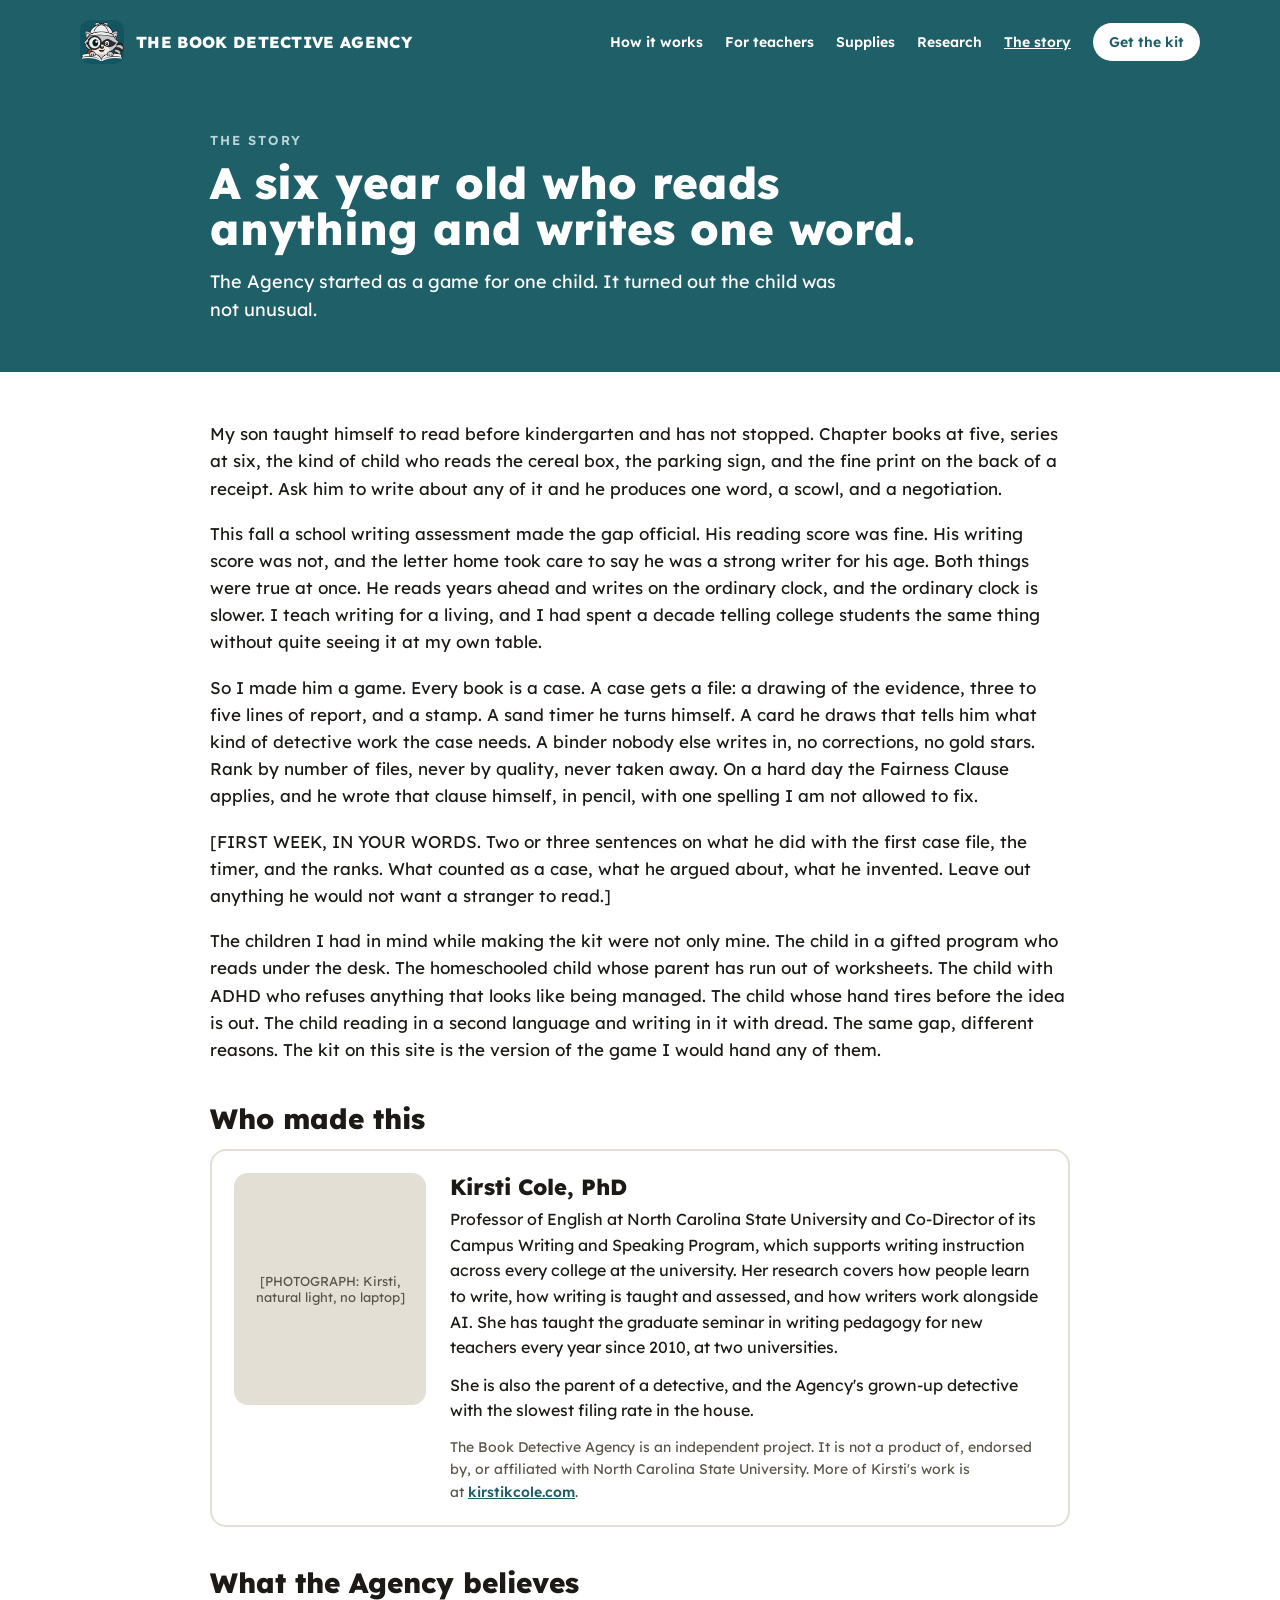
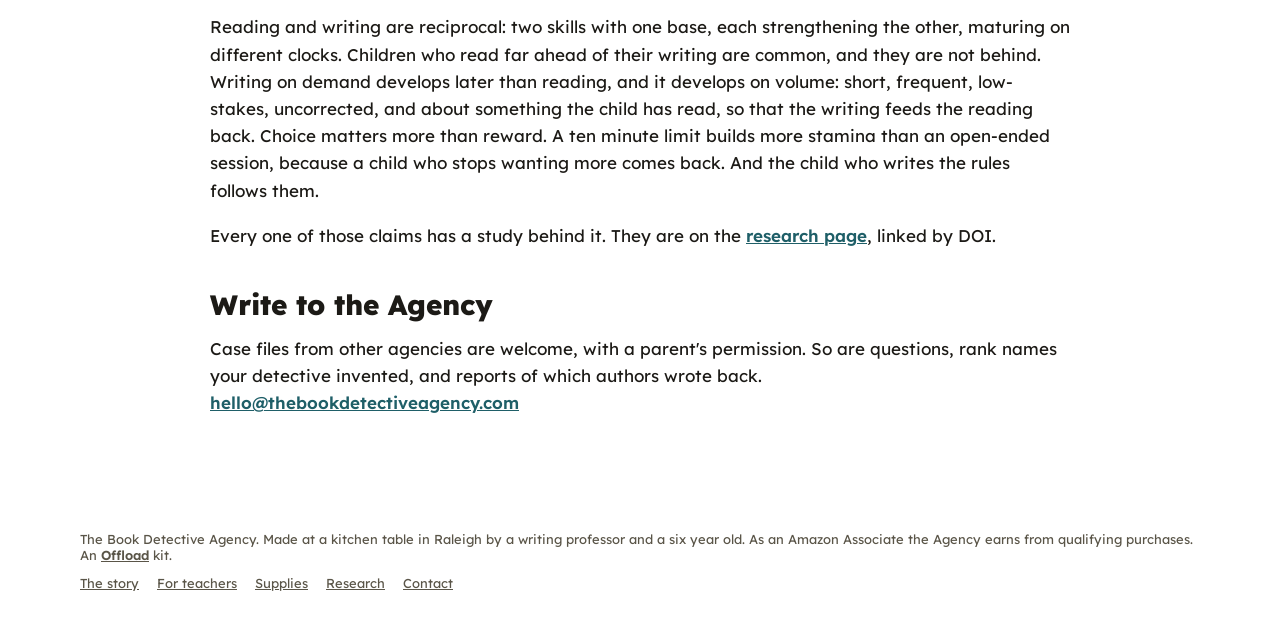
<file: story.html>
<!doctype html>
<html lang="en">
<head>
<meta charset="utf-8">
<meta name="viewport" content="width=device-width, initial-scale=1">
<title>The story, The Book Detective Agency</title>
<meta name="description" content="How The Book Detective Agency started at a kitchen table in Raleigh, and who made it.">
<link rel="canonical" href="https://thebookdetectiveagency.com/story.html">
<meta property="og:title" content="The story">
<meta property="og:description" content="How The Book Detective Agency started at a kitchen table in Raleigh, and who made it.">
<meta property="og:url" content="https://thebookdetectiveagency.com/story.html">
<meta property="og:image" content="https://thebookdetectiveagency.com/assets/og-image.png">
<link rel="icon" type="image/png" href="assets/icon-teal.png">
<link rel="preconnect" href="https://fonts.googleapis.com">
<link rel="preconnect" href="https://fonts.gstatic.com" crossorigin>
<link rel="stylesheet" href="https://fonts.googleapis.com/css2?family=Lexend:wght@400;500;600;800&display=swap">
<link rel="stylesheet" href="styles.css">
<style>
.wrap{max-width:860px;margin:0 auto;padding:0 24px}
.wide{max-width:1120px;margin:0 auto;padding:0 24px}
.hero{background:#1F5F68;color:#FFFFFF}
.hero .kicker{font-size:13px;font-weight:600;letter-spacing:.16em;color:#B9D6DA;margin-bottom:12px}
.hero h1{margin:0 0 16px;font-size:44px;line-height:1.05;font-weight:800;text-wrap:balance}
.hero p{margin:0;font-size:18px;line-height:1.55;max-width:680px;text-wrap:pretty}
main p{font-size:17px;line-height:1.6;margin:0 0 18px;text-wrap:pretty}
main h2{margin:40px 0 14px;font-size:28px;line-height:1.15;font-weight:800;text-wrap:balance}
main h3{margin:26px 0 8px;font-size:19px;font-weight:800}
.card{border:2px solid var(--rule);border-radius:16px;padding:22px;margin:0 0 16px}
.kicker{font-size:13px;font-weight:600;letter-spacing:.16em;color:#5A5548;margin-bottom:10px}
.aff{display:flex;flex-direction:column;gap:4px;background:#FFFFFF;border:2px solid var(--rule);border-radius:12px;padding:14px;text-decoration:none;color:#1C1A16}
.aff b{font-weight:800;font-size:15px}
.aff span{font-size:13px;color:#5A5548;line-height:1.45}
.aff .meta{font-size:12px;color:#8A8477}
.grid{display:grid;grid-template-columns:repeat(auto-fit,minmax(220px,1fr));gap:12px}
.note{font-size:13px;color:#8A8477;line-height:1.5;margin:14px 0 0}
table{width:100%;border-collapse:collapse;font-size:15px;line-height:1.5}
th{text-align:left;padding:10px 10px;border-bottom:2px solid #1C1A16;font-size:13px;letter-spacing:.08em}
td{padding:10px 10px;border-bottom:1px solid var(--rule);vertical-align:top}
.sw{display:inline-block;width:14px;height:14px;border-radius:4px;vertical-align:-2px;margin-right:8px}

</style>
</head>
<body>
  <header style="background: #1F5F68; color: #FFFFFF">
    <div style="max-width: 1120px; margin: 0 auto; padding: 20px 24px; display: flex; justify-content: space-between; align-items: center; gap: 16px; flex-wrap: wrap">
      <a href="index.html" style="display: flex; align-items: center; gap: 12px; color: #FFFFFF; text-decoration: none">
        <img src="assets/icon-teal.png" alt="" style="width: 44px; height: 44px; border-radius: 10px">
        <span style="font-size: 16px; font-weight: 800; letter-spacing: 0.02em">THE BOOK DETECTIVE AGENCY</span>
      </a>
      <nav style="display: flex; gap: 22px; flex-wrap: wrap; font-size: 14px; font-weight: 600; align-items: center">
        <a href="index.html#how" style="color: #FFFFFF; text-decoration: none">How it works</a>
        <a href="teachers.html" style="color: #FFFFFF; text-decoration: none">For teachers</a>
        <a href="supplies.html" style="color: #FFFFFF; text-decoration: none">Supplies</a>
        <a href="research.html" style="color: #FFFFFF; text-decoration: none">Research</a>
        <a href="story.html" style="color: #FFFFFF; text-decoration: underline">The story</a>
        <a href="index.html#buy" style="color: #1F5F68; background: #FFFFFF; text-decoration: none; padding: 10px 16px; border-radius: 999px">Get the kit</a>
      </nav>
    </div>
  </header>
  <section class="hero"><div class="wrap" style="padding-top: 48px; padding-bottom: 48px">
    <div class="kicker">THE STORY</div>
    <h1>A six year old who reads anything and writes one word.</h1>
    <p>The Agency started as a game for one child. It turned out the child was not unusual.</p>
  </div></section>

  <main class="wrap" style="padding-top: 48px; padding-bottom: 64px">
    <p>My son taught himself to read before kindergarten and has not stopped. Chapter books at five, series at six, the kind of child who reads the cereal box, the parking sign, and the fine print on the back of a receipt. Ask him to write about any of it and he produces one word, a scowl, and a negotiation.</p>
    <p>This fall a school writing assessment made the gap official. His reading score was fine. His writing score was not, and the letter home took care to say he was a strong writer for his age. Both things were true at once. He reads years ahead and writes on the ordinary clock, and the ordinary clock is slower. I teach writing for a living, and I had spent a decade telling college students the same thing without quite seeing it at my own table.</p>
    <p>So I made him a game. Every book is a case. A case gets a file: a drawing of the evidence, three to five lines of report, and a stamp. A sand timer he turns himself. A card he draws that tells him what kind of detective work the case needs. A binder nobody else writes in, no corrections, no gold stars. Rank by number of files, never by quality, never taken away. On a hard day the Fairness Clause applies, and he wrote that clause himself, in pencil, with one spelling I am not allowed to fix.</p>
    <p>[FIRST WEEK, IN YOUR WORDS. Two or three sentences on what he did with the first case file, the timer, and the ranks. What counted as a case, what he argued about, what he invented. Leave out anything he would not want a stranger to read.]</p>
    <p>The children I had in mind while making the kit were not only mine. The child in a gifted program who reads under the desk. The homeschooled child whose parent has run out of worksheets. The child with ADHD who refuses anything that looks like being managed. The child whose hand tires before the idea is out. The child reading in a second language and writing in it with dread. The same gap, different reasons. The kit on this site is the version of the game I would hand any of them.</p>

    <h2>Who made this</h2>
    <div class="card" style="display: flex; flex-wrap: wrap; gap: 24px; align-items: flex-start">
      <div style="flex: 0 0 160px; aspect-ratio: 4 / 5; border-radius: 14px; background: #E4DFD5; display: flex; align-items: center; justify-content: center; color: #5A5548; font-size: 13px; text-align: center; padding: 16px">[PHOTOGRAPH: Kirsti, natural light, no laptop]</div>
      <div style="flex: 1 1 360px">
        <div style="font-size: 22px; font-weight: 800; margin-bottom: 6px">Kirsti Cole, PhD</div>
        <p style="font-size: 16px; margin-bottom: 12px">Professor of English at North Carolina State University and Co-Director of its Campus Writing and Speaking Program, which supports writing instruction across every college at the university. Her research covers how people learn to write, how writing is taught and assessed, and how writers work alongside AI. She has taught the graduate seminar in writing pedagogy for new teachers every year since 2010, at two universities.</p>
        <p style="font-size: 16px; margin-bottom: 12px">She is also the parent of a detective, and the Agency's grown-up detective with the slowest filing rate in the house.</p>
        <p style="font-size: 14px; color: #5A5548; margin: 0">The Book Detective Agency is an independent project. It is not a product of, endorsed by, or affiliated with North Carolina State University. More of Kirsti's work is at <a href="https://kirstikcole.com" style="color: #1F5F68; font-weight: 600">kirstikcole.com</a>.</p>
      </div>
    </div>

    <h2>What the Agency believes</h2>
    <p>Reading and writing are reciprocal: two skills with one base, each strengthening the other, maturing on different clocks. Children who read far ahead of their writing are common, and they are not behind. Writing on demand develops later than reading, and it develops on volume: short, frequent, low-stakes, uncorrected, and about something the child has read, so that the writing feeds the reading back. Choice matters more than reward. A ten minute limit builds more stamina than an open-ended session, because a child who stops wanting more comes back. And the child who writes the rules follows them.</p>
    <p>Every one of those claims has a study behind it. They are on the <a href="research.html" style="color: #1F5F68; font-weight: 600">research page</a>, linked by DOI.</p>

    <h2>Write to the Agency</h2>
    <p>Case files from other agencies are welcome, with a parent's permission. So are questions, rank names your detective invented, and reports of which authors wrote back. <a href="mailto:hello@thebookdetectiveagency.com" style="color: #1F5F68; font-weight: 600">hello@thebookdetectiveagency.com</a></p>
  </main>
  <footer style="max-width: 1120px; margin: 0 auto; padding: 32px 24px; display: flex; justify-content: space-between; flex-wrap: wrap; gap: 12px; font-size: 13px; color: #5A5548">
    <div>The Book Detective Agency. Made at a kitchen table in Raleigh by a writing professor and a six year old. As an Amazon Associate the Agency earns from qualifying purchases. An <a href="https://the-offload.com" style="color: #5A5548; font-weight: 600">Offload</a> kit.</div>
    <div style="display: flex; gap: 18px; flex-wrap: wrap"><a href="story.html" style="color: #5A5548">The story</a><a href="teachers.html" style="color: #5A5548">For teachers</a><a href="supplies.html" style="color: #5A5548">Supplies</a><a href="research.html" style="color: #5A5548">Research</a><a href="mailto:hello@thebookdetectiveagency.com" style="color: #5A5548">Contact</a></div>
  </footer>
</body>
</html>
</file>
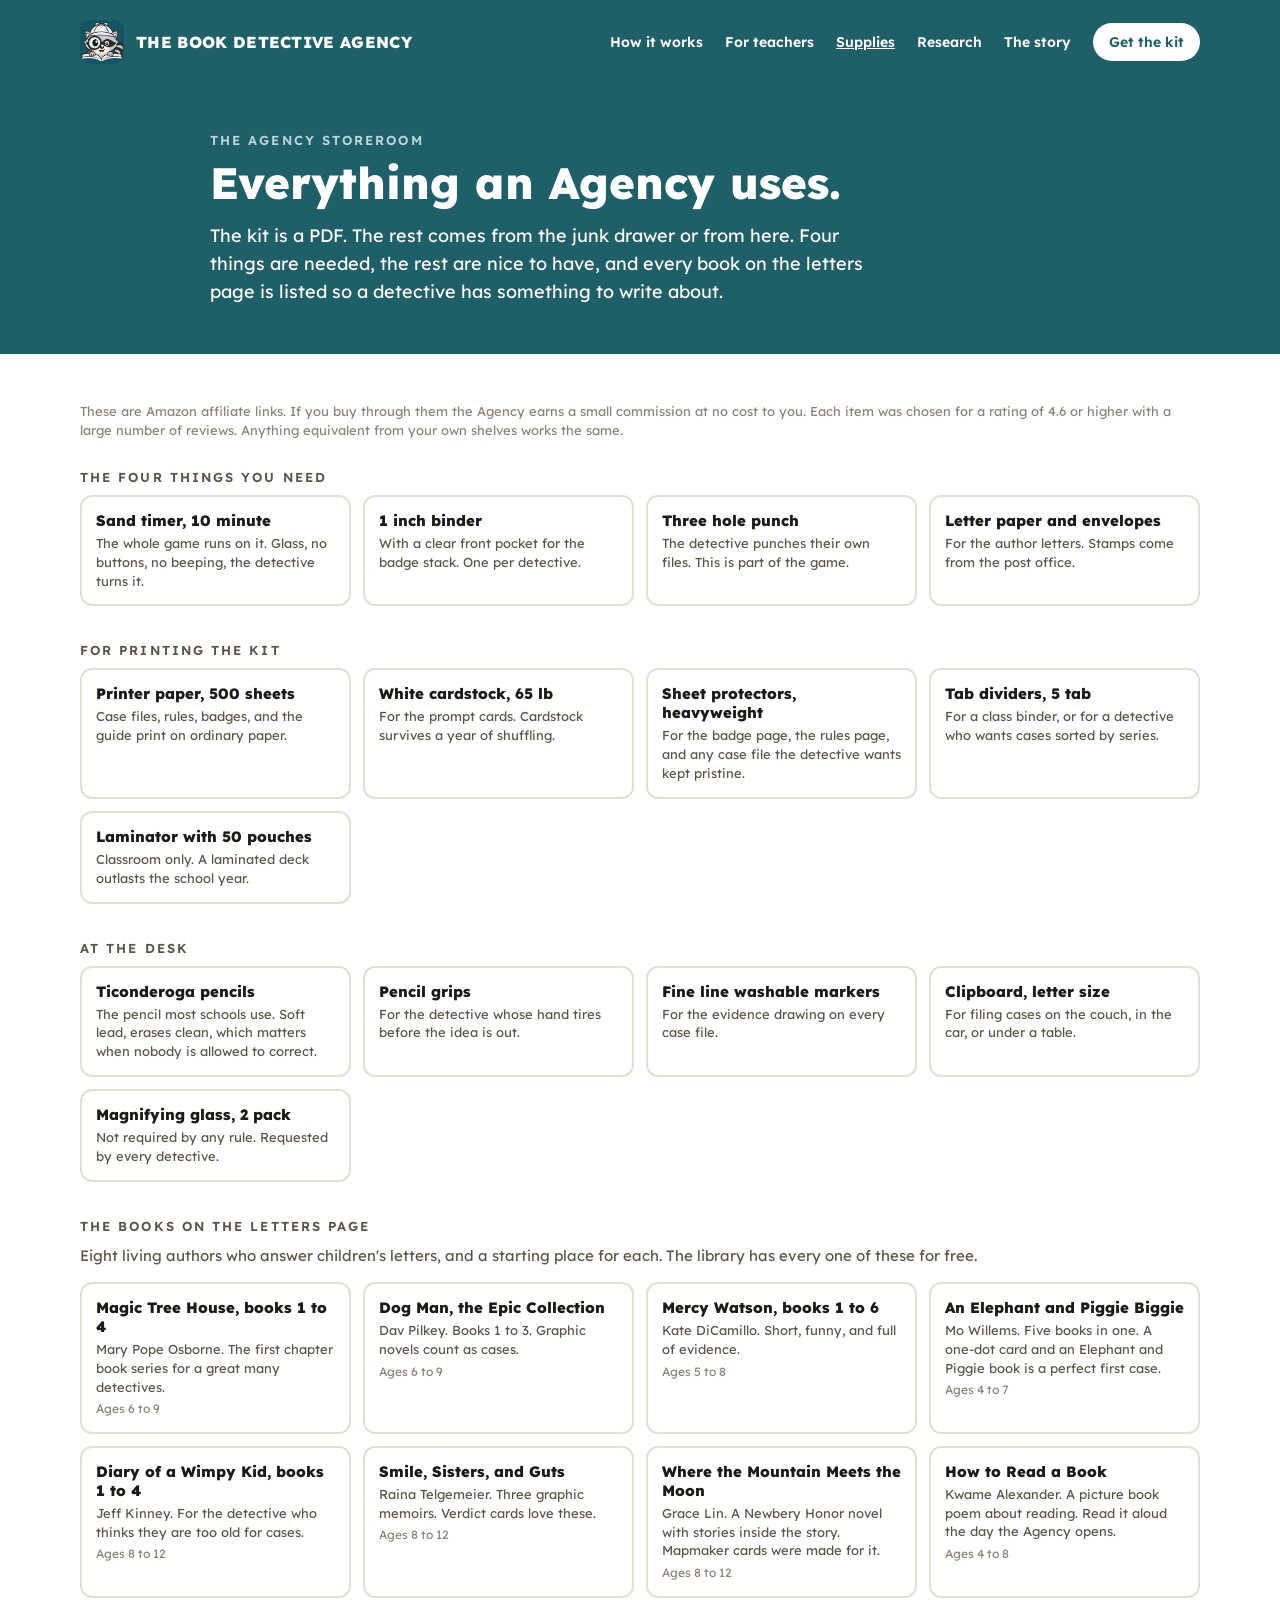
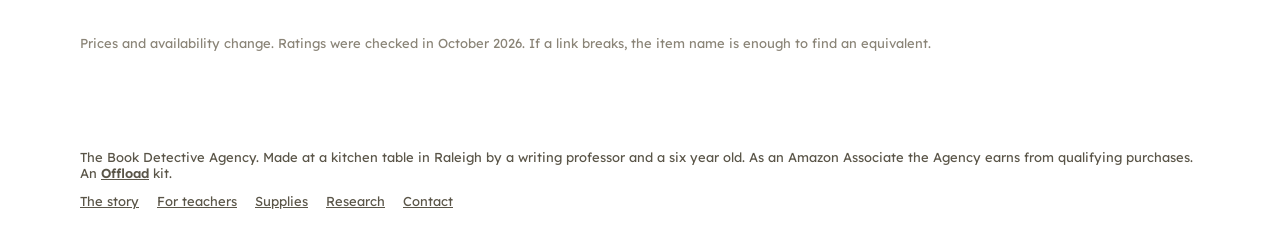
<file: supplies.html>
<!doctype html>
<html lang="en">
<head>
<meta charset="utf-8">
<meta name="viewport" content="width=device-width, initial-scale=1">
<title>Supplies and books, The Book Detective Agency</title>
<meta name="description" content="Everything an Agency uses, with links: the sand timer, binder, hole punch, cardstock, sheet protectors, pencils, and the books by the eight authors on the letters page.">
<link rel="canonical" href="https://thebookdetectiveagency.com/supplies.html">
<meta property="og:title" content="Supplies and books">
<meta property="og:description" content="Everything an Agency uses, with links: the sand timer, binder, hole punch, cardstock, sheet protectors, pencils, and the books by the eight authors on the letters page.">
<meta property="og:url" content="https://thebookdetectiveagency.com/supplies.html">
<meta property="og:image" content="https://thebookdetectiveagency.com/assets/og-image.png">
<link rel="icon" type="image/png" href="assets/icon-teal.png">
<link rel="preconnect" href="https://fonts.googleapis.com">
<link rel="preconnect" href="https://fonts.gstatic.com" crossorigin>
<link rel="stylesheet" href="https://fonts.googleapis.com/css2?family=Lexend:wght@400;500;600;800&display=swap">
<link rel="stylesheet" href="styles.css">
<style>
.wrap{max-width:860px;margin:0 auto;padding:0 24px}
.wide{max-width:1120px;margin:0 auto;padding:0 24px}
.hero{background:#1F5F68;color:#FFFFFF}
.hero .kicker{font-size:13px;font-weight:600;letter-spacing:.16em;color:#B9D6DA;margin-bottom:12px}
.hero h1{margin:0 0 16px;font-size:44px;line-height:1.05;font-weight:800;text-wrap:balance}
.hero p{margin:0;font-size:18px;line-height:1.55;max-width:680px;text-wrap:pretty}
main p{font-size:17px;line-height:1.6;margin:0 0 18px;text-wrap:pretty}
main h2{margin:40px 0 14px;font-size:28px;line-height:1.15;font-weight:800;text-wrap:balance}
main h3{margin:26px 0 8px;font-size:19px;font-weight:800}
.card{border:2px solid var(--rule);border-radius:16px;padding:22px;margin:0 0 16px}
.kicker{font-size:13px;font-weight:600;letter-spacing:.16em;color:#5A5548;margin-bottom:10px}
.aff{display:flex;flex-direction:column;gap:4px;background:#FFFFFF;border:2px solid var(--rule);border-radius:12px;padding:14px;text-decoration:none;color:#1C1A16}
.aff b{font-weight:800;font-size:15px}
.aff span{font-size:13px;color:#5A5548;line-height:1.45}
.aff .meta{font-size:12px;color:#8A8477}
.grid{display:grid;grid-template-columns:repeat(auto-fit,minmax(220px,1fr));gap:12px}
.note{font-size:13px;color:#8A8477;line-height:1.5;margin:14px 0 0}
table{width:100%;border-collapse:collapse;font-size:15px;line-height:1.5}
th{text-align:left;padding:10px 10px;border-bottom:2px solid #1C1A16;font-size:13px;letter-spacing:.08em}
td{padding:10px 10px;border-bottom:1px solid var(--rule);vertical-align:top}
.sw{display:inline-block;width:14px;height:14px;border-radius:4px;vertical-align:-2px;margin-right:8px}

</style>
</head>
<body>
  <header style="background: #1F5F68; color: #FFFFFF">
    <div style="max-width: 1120px; margin: 0 auto; padding: 20px 24px; display: flex; justify-content: space-between; align-items: center; gap: 16px; flex-wrap: wrap">
      <a href="index.html" style="display: flex; align-items: center; gap: 12px; color: #FFFFFF; text-decoration: none">
        <img src="assets/icon-teal.png" alt="" style="width: 44px; height: 44px; border-radius: 10px">
        <span style="font-size: 16px; font-weight: 800; letter-spacing: 0.02em">THE BOOK DETECTIVE AGENCY</span>
      </a>
      <nav style="display: flex; gap: 22px; flex-wrap: wrap; font-size: 14px; font-weight: 600; align-items: center">
        <a href="index.html#how" style="color: #FFFFFF; text-decoration: none">How it works</a>
        <a href="teachers.html" style="color: #FFFFFF; text-decoration: none">For teachers</a>
        <a href="supplies.html" style="color: #FFFFFF; text-decoration: underline">Supplies</a>
        <a href="research.html" style="color: #FFFFFF; text-decoration: none">Research</a>
        <a href="story.html" style="color: #FFFFFF; text-decoration: none">The story</a>
        <a href="index.html#buy" style="color: #1F5F68; background: #FFFFFF; text-decoration: none; padding: 10px 16px; border-radius: 999px">Get the kit</a>
      </nav>
    </div>
  </header>
  <section class="hero"><div class="wrap" style="padding-top: 48px; padding-bottom: 48px">
    <div class="kicker">THE AGENCY STOREROOM</div>
    <h1>Everything an Agency uses.</h1>
    <p>The kit is a PDF. The rest comes from the junk drawer or from here. Four things are needed, the rest are nice to have, and every book on the letters page is listed so a detective has something to write about.</p>
  </div></section>

  <main class="wide" style="padding-top: 48px; padding-bottom: 64px">
    <p class="note" style="margin: 0 0 28px">These are Amazon affiliate links. If you buy through them the Agency earns a small commission at no cost to you. Each item was chosen for a rating of 4.6 or higher with a large number of reviews. Anything equivalent from your own shelves works the same.</p>

    <div class="kicker">THE FOUR THINGS YOU NEED</div>
    <div class="grid" style="margin-bottom: 36px">
<a class="aff" href="https://www.amazon.com/dp/B00V5ZITES?tag=[YOUR-TAG]" rel="sponsored noopener" target="_blank"><b>Sand timer, 10 minute</b><span>The whole game runs on it. Glass, no buttons, no beeping, the detective turns it.</span></a><a class="aff" href="https://www.amazon.com/dp/B00C31AG9Y?tag=[YOUR-TAG]" rel="sponsored noopener" target="_blank"><b>1 inch binder</b><span>With a clear front pocket for the badge stack. One per detective.</span></a><a class="aff" href="https://www.amazon.com/dp/B01GIJLSGG?tag=[YOUR-TAG]" rel="sponsored noopener" target="_blank"><b>Three hole punch</b><span>The detective punches their own files. This is part of the game.</span></a><a class="aff" href="https://www.amazon.com/dp/B088KBP4TQ?tag=[YOUR-TAG]" rel="sponsored noopener" target="_blank"><b>Letter paper and envelopes</b><span>For the author letters. Stamps come from the post office.</span></a>
    </div>

    <div class="kicker">FOR PRINTING THE KIT</div>
    <div class="grid" style="margin-bottom: 36px">
<a class="aff" href="https://www.amazon.com/dp/B01FV0F8H8?tag=[YOUR-TAG]" rel="sponsored noopener" target="_blank"><b>Printer paper, 500 sheets</b><span>Case files, rules, badges, and the guide print on ordinary paper.</span></a><a class="aff" href="https://www.amazon.com/dp/B003A2I5T8?tag=[YOUR-TAG]" rel="sponsored noopener" target="_blank"><b>White cardstock, 65 lb</b><span>For the prompt cards. Cardstock survives a year of shuffling.</span></a><a class="aff" href="https://www.amazon.com/dp/B00006IC8F?tag=[YOUR-TAG]" rel="sponsored noopener" target="_blank"><b>Sheet protectors, heavyweight</b><span>For the badge page, the rules page, and any case file the detective wants kept pristine.</span></a><a class="aff" href="https://www.amazon.com/dp/B0CQ4YNHX8?tag=[YOUR-TAG]" rel="sponsored noopener" target="_blank"><b>Tab dividers, 5 tab</b><span>For a class binder, or for a detective who wants cases sorted by series.</span></a><a class="aff" href="https://www.amazon.com/dp/B0D9QG3GXN?tag=[YOUR-TAG]" rel="sponsored noopener" target="_blank"><b>Laminator with 50 pouches</b><span>Classroom only. A laminated deck outlasts the school year.</span></a>
    </div>

    <div class="kicker">AT THE DESK</div>
    <div class="grid" style="margin-bottom: 36px">
<a class="aff" href="https://www.amazon.com/dp/B000QE2H6A?tag=[YOUR-TAG]" rel="sponsored noopener" target="_blank"><b>Ticonderoga pencils</b><span>The pencil most schools use. Soft lead, erases clean, which matters when nobody is allowed to correct.</span></a><a class="aff" href="https://www.amazon.com/dp/B001SN8HOY?tag=[YOUR-TAG]" rel="sponsored noopener" target="_blank"><b>Pencil grips</b><span>For the detective whose hand tires before the idea is out.</span></a><a class="aff" href="https://www.amazon.com/dp/B000YJKP70?tag=[YOUR-TAG]" rel="sponsored noopener" target="_blank"><b>Fine line washable markers</b><span>For the evidence drawing on every case file.</span></a><a class="aff" href="https://www.amazon.com/dp/B08RHS1R2G?tag=[YOUR-TAG]" rel="sponsored noopener" target="_blank"><b>Clipboard, letter size</b><span>For filing cases on the couch, in the car, or under a table.</span></a><a class="aff" href="https://www.amazon.com/dp/B07CWMYWGW?tag=[YOUR-TAG]" rel="sponsored noopener" target="_blank"><b>Magnifying glass, 2 pack</b><span>Not required by any rule. Requested by every detective.</span></a>
    </div>

    <div class="kicker">THE BOOKS ON THE LETTERS PAGE</div>
    <p style="margin: 0 0 14px; font-size: 15px; color: #5A5548">Eight living authors who answer children's letters, and a starting place for each. The library has every one of these for free.</p>
    <div class="grid" style="margin-bottom: 36px">
<a class="aff" href="https://www.amazon.com/dp/0375813659?tag=[YOUR-TAG]" rel="sponsored noopener" target="_blank"><b>Magic Tree House, books 1 to 4</b><span>Mary Pope Osborne. The first chapter book series for a great many detectives.</span><span class="meta">Ages 6 to 9</span></a><a class="aff" href="https://www.amazon.com/dp/1338230646?tag=[YOUR-TAG]" rel="sponsored noopener" target="_blank"><b>Dog Man, the Epic Collection</b><span>Dav Pilkey. Books 1 to 3. Graphic novels count as cases.</span><span class="meta">Ages 6 to 9</span></a><a class="aff" href="https://www.amazon.com/dp/0763657093?tag=[YOUR-TAG]" rel="sponsored noopener" target="_blank"><b>Mercy Watson, books 1 to 6</b><span>Kate DiCamillo. Short, funny, and full of evidence.</span><span class="meta">Ages 5 to 8</span></a><a class="aff" href="https://www.amazon.com/dp/1368108989?tag=[YOUR-TAG]" rel="sponsored noopener" target="_blank"><b>An Elephant and Piggie Biggie</b><span>Mo Willems. Five books in one. A one-dot card and an Elephant and Piggie book is a perfect first case.</span><span class="meta">Ages 4 to 7</span></a><a class="aff" href="https://www.amazon.com/dp/1419716697?tag=[YOUR-TAG]" rel="sponsored noopener" target="_blank"><b>Diary of a Wimpy Kid, books 1 to 4</b><span>Jeff Kinney. For the detective who thinks they are too old for cases.</span><span class="meta">Ages 8 to 12</span></a><a class="aff" href="https://www.amazon.com/dp/1338599453?tag=[YOUR-TAG]" rel="sponsored noopener" target="_blank"><b>Smile, Sisters, and Guts</b><span>Raina Telgemeier. Three graphic memoirs. Verdict cards love these.</span><span class="meta">Ages 8 to 12</span></a><a class="aff" href="https://www.amazon.com/dp/0316038636?tag=[YOUR-TAG]" rel="sponsored noopener" target="_blank"><b>Where the Mountain Meets the Moon</b><span>Grace Lin. A Newbery Honor novel with stories inside the story. Mapmaker cards were made for it.</span><span class="meta">Ages 8 to 12</span></a><a class="aff" href="https://www.amazon.com/dp/0062307819?tag=[YOUR-TAG]" rel="sponsored noopener" target="_blank"><b>How to Read a Book</b><span>Kwame Alexander. A picture book poem about reading. Read it aloud the day the Agency opens.</span><span class="meta">Ages 4 to 8</span></a>
    </div>

    <p class="note">Prices and availability change. Ratings were checked in October 2026. If a link breaks, the item name is enough to find an equivalent.</p>
  </main>
  <footer style="max-width: 1120px; margin: 0 auto; padding: 32px 24px; display: flex; justify-content: space-between; flex-wrap: wrap; gap: 12px; font-size: 13px; color: #5A5548">
    <div>The Book Detective Agency. Made at a kitchen table in Raleigh by a writing professor and a six year old. As an Amazon Associate the Agency earns from qualifying purchases. An <a href="https://the-offload.com" style="color: #5A5548; font-weight: 600">Offload</a> kit.</div>
    <div style="display: flex; gap: 18px; flex-wrap: wrap"><a href="story.html" style="color: #5A5548">The story</a><a href="teachers.html" style="color: #5A5548">For teachers</a><a href="supplies.html" style="color: #5A5548">Supplies</a><a href="research.html" style="color: #5A5548">Research</a><a href="mailto:hello@thebookdetectiveagency.com" style="color: #5A5548">Contact</a></div>
  </footer>
</body>
</html>
</file>
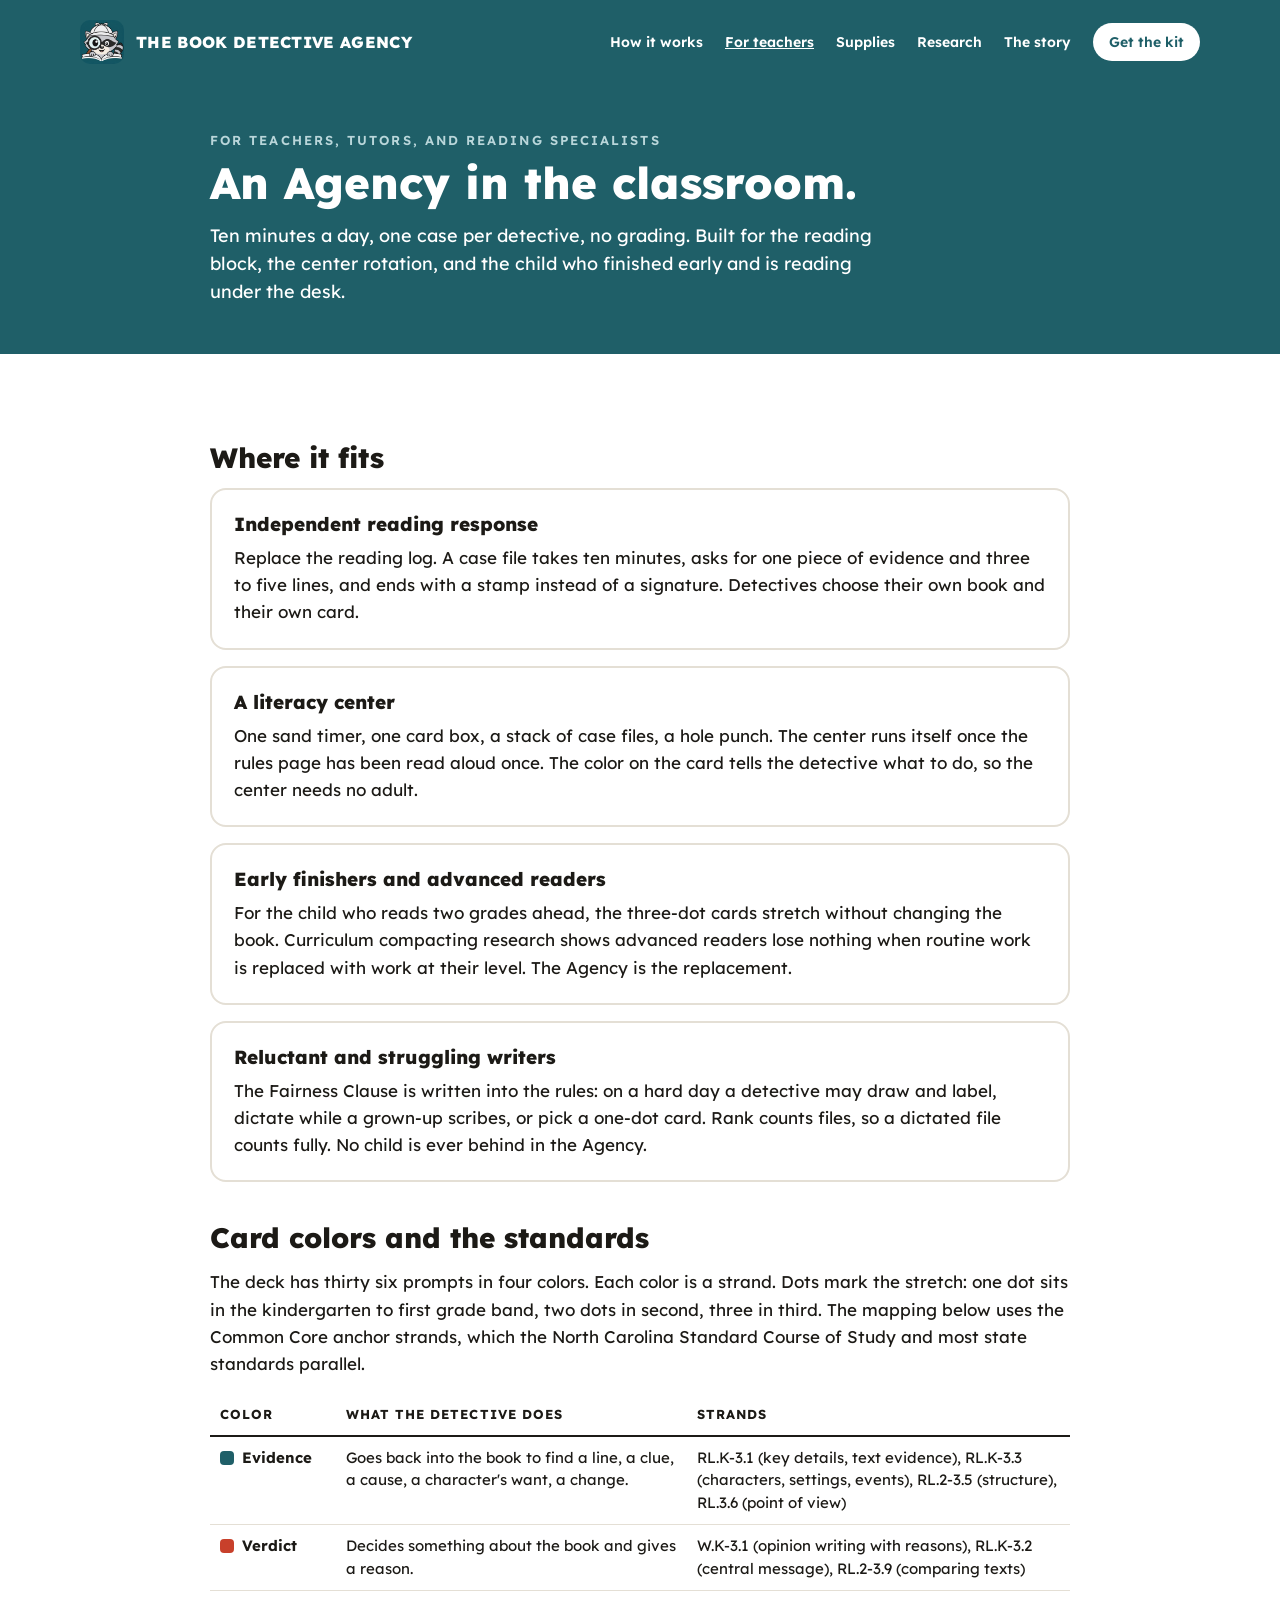
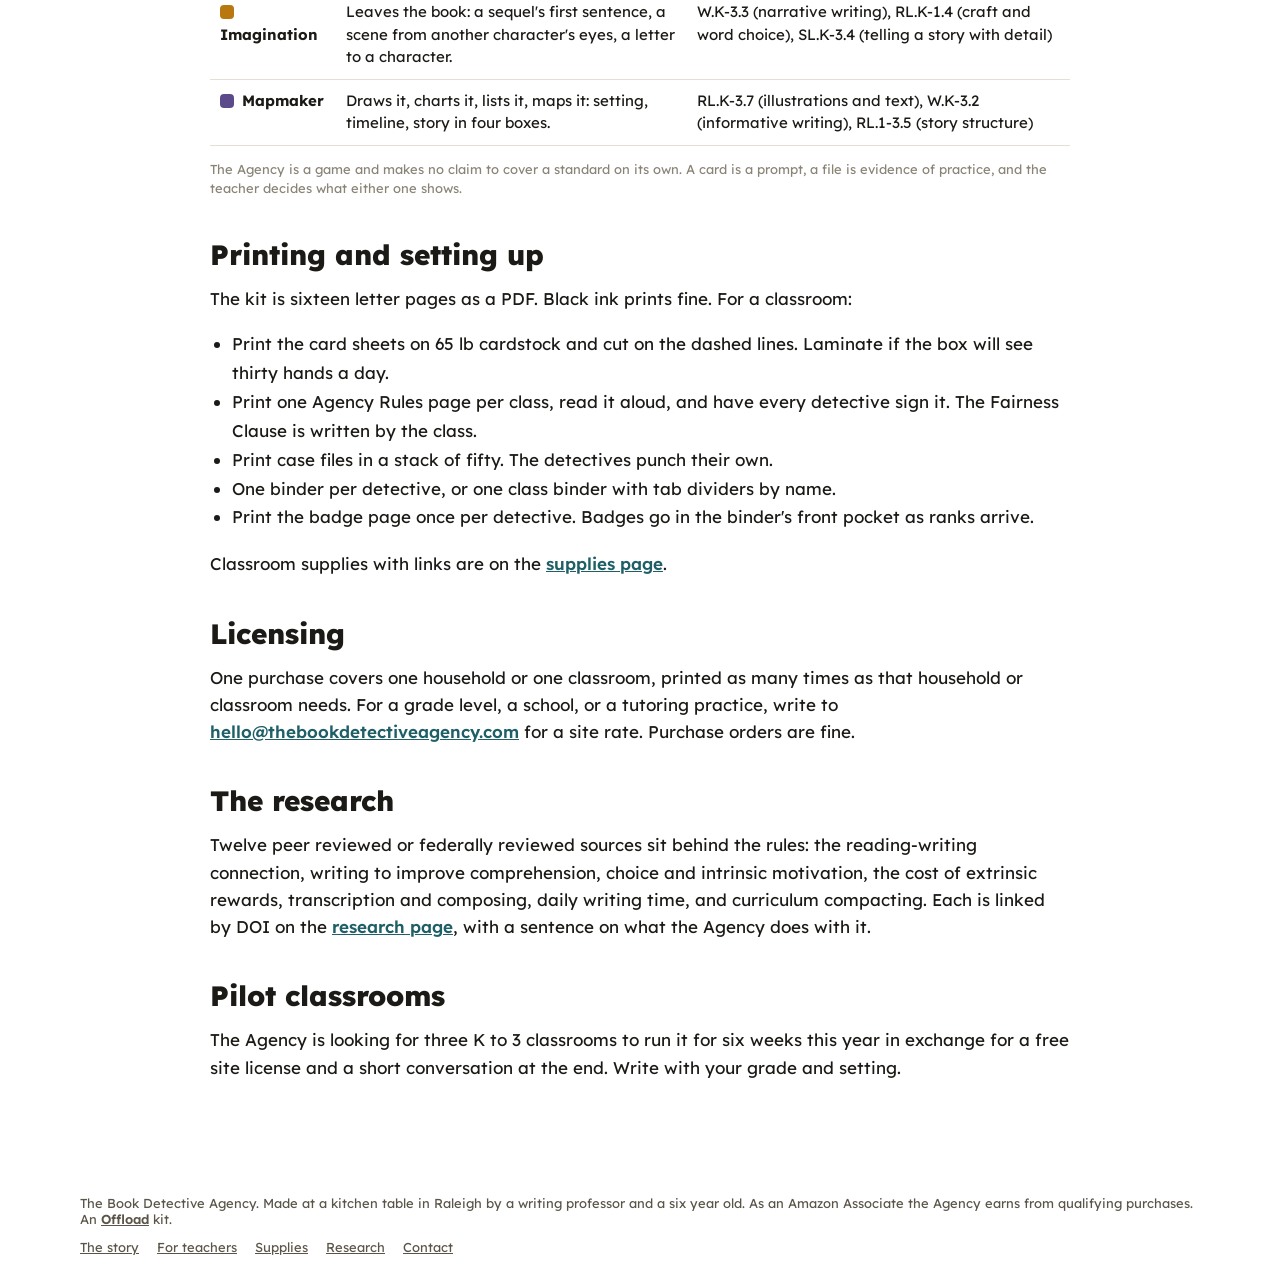
<file: teachers.html>
<!doctype html>
<html lang="en">
<head>
<meta charset="utf-8">
<meta name="viewport" content="width=device-width, initial-scale=1">
<title>For teachers, The Book Detective Agency</title>
<meta name="description" content="Using The Book Detective Agency in a K to 3 classroom: reading block, centers, early finishers, and enrichment. Card colors mapped to reading and writing standards, printing notes, and classroom supplies.">
<link rel="canonical" href="https://thebookdetectiveagency.com/teachers.html">
<meta property="og:title" content="For teachers">
<meta property="og:description" content="Using The Book Detective Agency in a K to 3 classroom: reading block, centers, early finishers, and enrichment. Card colors mapped to reading and writing standards, printing notes, and classroom supplies.">
<meta property="og:url" content="https://thebookdetectiveagency.com/teachers.html">
<meta property="og:image" content="https://thebookdetectiveagency.com/assets/og-image.png">
<link rel="icon" type="image/png" href="assets/icon-teal.png">
<link rel="preconnect" href="https://fonts.googleapis.com">
<link rel="preconnect" href="https://fonts.gstatic.com" crossorigin>
<link rel="stylesheet" href="https://fonts.googleapis.com/css2?family=Lexend:wght@400;500;600;800&display=swap">
<link rel="stylesheet" href="styles.css">
<style>
.wrap{max-width:860px;margin:0 auto;padding:0 24px}
.wide{max-width:1120px;margin:0 auto;padding:0 24px}
.hero{background:#1F5F68;color:#FFFFFF}
.hero .kicker{font-size:13px;font-weight:600;letter-spacing:.16em;color:#B9D6DA;margin-bottom:12px}
.hero h1{margin:0 0 16px;font-size:44px;line-height:1.05;font-weight:800;text-wrap:balance}
.hero p{margin:0;font-size:18px;line-height:1.55;max-width:680px;text-wrap:pretty}
main p{font-size:17px;line-height:1.6;margin:0 0 18px;text-wrap:pretty}
main h2{margin:40px 0 14px;font-size:28px;line-height:1.15;font-weight:800;text-wrap:balance}
main h3{margin:26px 0 8px;font-size:19px;font-weight:800}
.card{border:2px solid var(--rule);border-radius:16px;padding:22px;margin:0 0 16px}
.kicker{font-size:13px;font-weight:600;letter-spacing:.16em;color:#5A5548;margin-bottom:10px}
.aff{display:flex;flex-direction:column;gap:4px;background:#FFFFFF;border:2px solid var(--rule);border-radius:12px;padding:14px;text-decoration:none;color:#1C1A16}
.aff b{font-weight:800;font-size:15px}
.aff span{font-size:13px;color:#5A5548;line-height:1.45}
.aff .meta{font-size:12px;color:#8A8477}
.grid{display:grid;grid-template-columns:repeat(auto-fit,minmax(220px,1fr));gap:12px}
.note{font-size:13px;color:#8A8477;line-height:1.5;margin:14px 0 0}
table{width:100%;border-collapse:collapse;font-size:15px;line-height:1.5}
th{text-align:left;padding:10px 10px;border-bottom:2px solid #1C1A16;font-size:13px;letter-spacing:.08em}
td{padding:10px 10px;border-bottom:1px solid var(--rule);vertical-align:top}
.sw{display:inline-block;width:14px;height:14px;border-radius:4px;vertical-align:-2px;margin-right:8px}

</style>
</head>
<body>
  <header style="background: #1F5F68; color: #FFFFFF">
    <div style="max-width: 1120px; margin: 0 auto; padding: 20px 24px; display: flex; justify-content: space-between; align-items: center; gap: 16px; flex-wrap: wrap">
      <a href="index.html" style="display: flex; align-items: center; gap: 12px; color: #FFFFFF; text-decoration: none">
        <img src="assets/icon-teal.png" alt="" style="width: 44px; height: 44px; border-radius: 10px">
        <span style="font-size: 16px; font-weight: 800; letter-spacing: 0.02em">THE BOOK DETECTIVE AGENCY</span>
      </a>
      <nav style="display: flex; gap: 22px; flex-wrap: wrap; font-size: 14px; font-weight: 600; align-items: center">
        <a href="index.html#how" style="color: #FFFFFF; text-decoration: none">How it works</a>
        <a href="teachers.html" style="color: #FFFFFF; text-decoration: underline">For teachers</a>
        <a href="supplies.html" style="color: #FFFFFF; text-decoration: none">Supplies</a>
        <a href="research.html" style="color: #FFFFFF; text-decoration: none">Research</a>
        <a href="story.html" style="color: #FFFFFF; text-decoration: none">The story</a>
        <a href="index.html#buy" style="color: #1F5F68; background: #FFFFFF; text-decoration: none; padding: 10px 16px; border-radius: 999px">Get the kit</a>
      </nav>
    </div>
  </header>
  <section class="hero"><div class="wrap" style="padding-top: 48px; padding-bottom: 48px">
    <div class="kicker">FOR TEACHERS, TUTORS, AND READING SPECIALISTS</div>
    <h1>An Agency in the classroom.</h1>
    <p>Ten minutes a day, one case per detective, no grading. Built for the reading block, the center rotation, and the child who finished early and is reading under the desk.</p>
  </div></section>

  <main class="wrap" style="padding-top: 48px; padding-bottom: 64px">
    <h2>Where it fits</h2>
    <div class="card"><h3 style="margin-top: 0">Independent reading response</h3><p style="margin: 0">Replace the reading log. A case file takes ten minutes, asks for one piece of evidence and three to five lines, and ends with a stamp instead of a signature. Detectives choose their own book and their own card.</p></div>
    <div class="card"><h3 style="margin-top: 0">A literacy center</h3><p style="margin: 0">One sand timer, one card box, a stack of case files, a hole punch. The center runs itself once the rules page has been read aloud once. The color on the card tells the detective what to do, so the center needs no adult.</p></div>
    <div class="card"><h3 style="margin-top: 0">Early finishers and advanced readers</h3><p style="margin: 0">For the child who reads two grades ahead, the three-dot cards stretch without changing the book. Curriculum compacting research shows advanced readers lose nothing when routine work is replaced with work at their level. The Agency is the replacement.</p></div>
    <div class="card"><h3 style="margin-top: 0">Reluctant and struggling writers</h3><p style="margin: 0">The Fairness Clause is written into the rules: on a hard day a detective may draw and label, dictate while a grown-up scribes, or pick a one-dot card. Rank counts files, so a dictated file counts fully. No child is ever behind in the Agency.</p></div>

    <h2>Card colors and the standards</h2>
    <p>The deck has thirty six prompts in four colors. Each color is a strand. Dots mark the stretch: one dot sits in the kindergarten to first grade band, two dots in second, three in third. The mapping below uses the Common Core anchor strands, which the North Carolina Standard Course of Study and most state standards parallel.</p>
    <table>
      <thead><tr><th>COLOR</th><th>WHAT THE DETECTIVE DOES</th><th>STRANDS</th></tr></thead>
      <tbody>
        <tr><td><span class="sw" style="background:#1F5F68"></span><b>Evidence</b></td><td>Goes back into the book to find a line, a clue, a cause, a character's want, a change.</td><td>RL.K-3.1 (key details, text evidence), RL.K-3.3 (characters, settings, events), RL.2-3.5 (structure), RL.3.6 (point of view)</td></tr>
        <tr><td><span class="sw" style="background:#C8402B"></span><b>Verdict</b></td><td>Decides something about the book and gives a reason.</td><td>W.K-3.1 (opinion writing with reasons), RL.K-3.2 (central message), RL.2-3.9 (comparing texts)</td></tr>
        <tr><td><span class="sw" style="background:#B8780F"></span><b>Imagination</b></td><td>Leaves the book: a sequel's first sentence, a scene from another character's eyes, a letter to a character.</td><td>W.K-3.3 (narrative writing), RL.K-1.4 (craft and word choice), SL.K-3.4 (telling a story with detail)</td></tr>
        <tr><td><span class="sw" style="background:#5B4A8A"></span><b>Mapmaker</b></td><td>Draws it, charts it, lists it, maps it: setting, timeline, story in four boxes.</td><td>RL.K-3.7 (illustrations and text), W.K-3.2 (informative writing), RL.1-3.5 (story structure)</td></tr>
      </tbody>
    </table>
    <p class="note">The Agency is a game and makes no claim to cover a standard on its own. A card is a prompt, a file is evidence of practice, and the teacher decides what either one shows.</p>

    <h2>Printing and setting up</h2>
    <p>The kit is sixteen letter pages as a PDF. Black ink prints fine. For a classroom:</p>
    <ul style="font-size: 17px; line-height: 1.7; padding-left: 22px; margin: 0 0 18px">
      <li>Print the card sheets on 65 lb cardstock and cut on the dashed lines. Laminate if the box will see thirty hands a day.</li>
      <li>Print one Agency Rules page per class, read it aloud, and have every detective sign it. The Fairness Clause is written by the class.</li>
      <li>Print case files in a stack of fifty. The detectives punch their own.</li>
      <li>One binder per detective, or one class binder with tab dividers by name.</li>
      <li>Print the badge page once per detective. Badges go in the binder's front pocket as ranks arrive.</li>
    </ul>
    <p>Classroom supplies with links are on the <a href="supplies.html" style="color: #1F5F68; font-weight: 600">supplies page</a>.</p>

    <h2>Licensing</h2>
    <p>One purchase covers one household or one classroom, printed as many times as that household or classroom needs. For a grade level, a school, or a tutoring practice, write to <a href="mailto:hello@thebookdetectiveagency.com" style="color: #1F5F68; font-weight: 600">hello@thebookdetectiveagency.com</a> for a site rate. Purchase orders are fine.</p>

    <h2>The research</h2>
    <p>Twelve peer reviewed or federally reviewed sources sit behind the rules: the reading-writing connection, writing to improve comprehension, choice and intrinsic motivation, the cost of extrinsic rewards, transcription and composing, daily writing time, and curriculum compacting. Each is linked by DOI on the <a href="research.html" style="color: #1F5F68; font-weight: 600">research page</a>, with a sentence on what the Agency does with it.</p>

    <h2>Pilot classrooms</h2>
    <p>The Agency is looking for three K to 3 classrooms to run it for six weeks this year in exchange for a free site license and a short conversation at the end. Write with your grade and setting.</p>
  </main>
  <footer style="max-width: 1120px; margin: 0 auto; padding: 32px 24px; display: flex; justify-content: space-between; flex-wrap: wrap; gap: 12px; font-size: 13px; color: #5A5548">
    <div>The Book Detective Agency. Made at a kitchen table in Raleigh by a writing professor and a six year old. As an Amazon Associate the Agency earns from qualifying purchases. An <a href="https://the-offload.com" style="color: #5A5548; font-weight: 600">Offload</a> kit.</div>
    <div style="display: flex; gap: 18px; flex-wrap: wrap"><a href="story.html" style="color: #5A5548">The story</a><a href="teachers.html" style="color: #5A5548">For teachers</a><a href="supplies.html" style="color: #5A5548">Supplies</a><a href="research.html" style="color: #5A5548">Research</a><a href="mailto:hello@thebookdetectiveagency.com" style="color: #5A5548">Contact</a></div>
  </footer>
</body>
</html>
</file>
<file: styles.css>
/* The Book Detective Agency, site styles. Most styling is inline in index.html so the page matches the approved design one to one; this file carries base rules only. */
:root{--teal:#1F5F68;--red:#C8402B;--gold:#B8780F;--violet:#5B4A8A;--ink:#1C1A16;--paper:#FFFFFF;--cream:#F6F3EC;--rule:#E4DFD5;--muted:#5A5548}
html{scroll-behavior:smooth}
body{margin:0;background:var(--paper);color:var(--ink);font-family:'Lexend',system-ui,sans-serif;-webkit-font-smoothing:antialiased}
img{max-width:100%;height:auto}
a:focus-visible,button:focus-visible{outline:3px solid var(--gold);outline-offset:3px}
@media (max-width:640px){h1{font-size:38px!important}h2{font-size:28px!important}}
</file>
